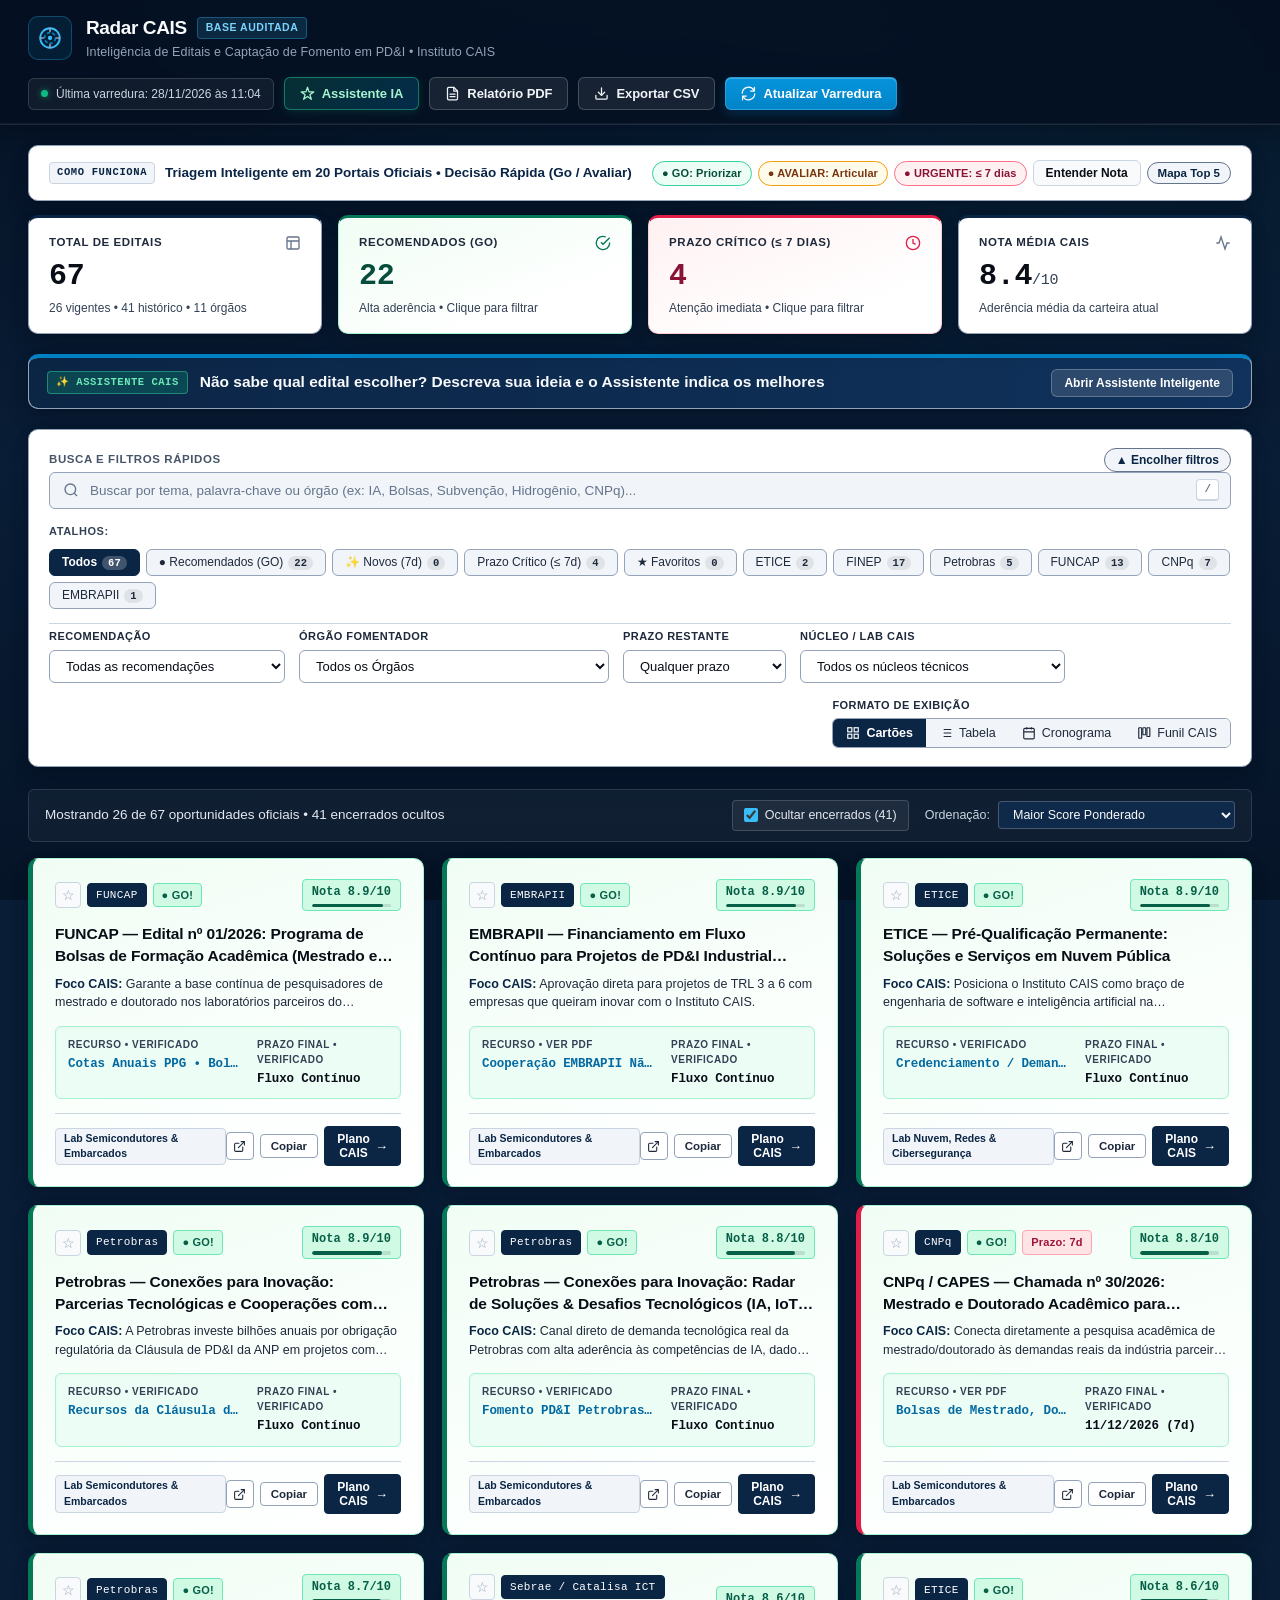
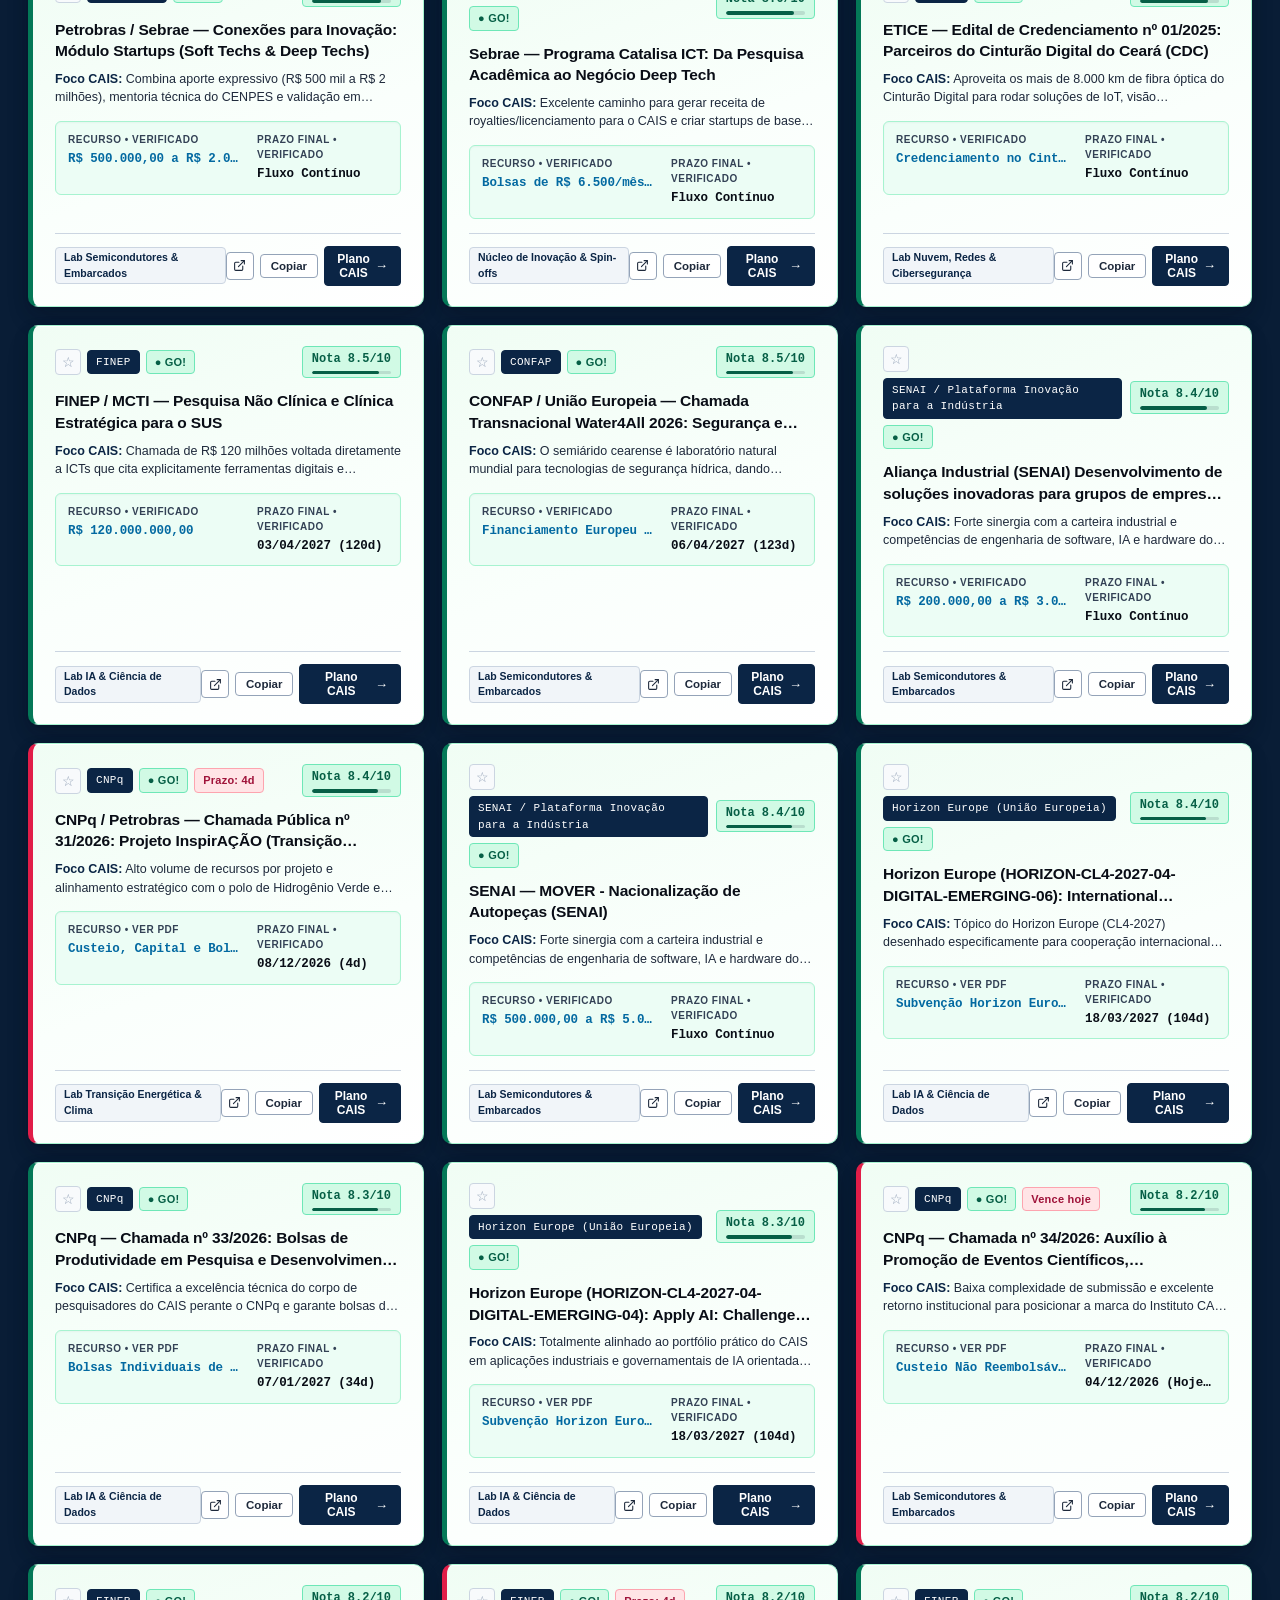
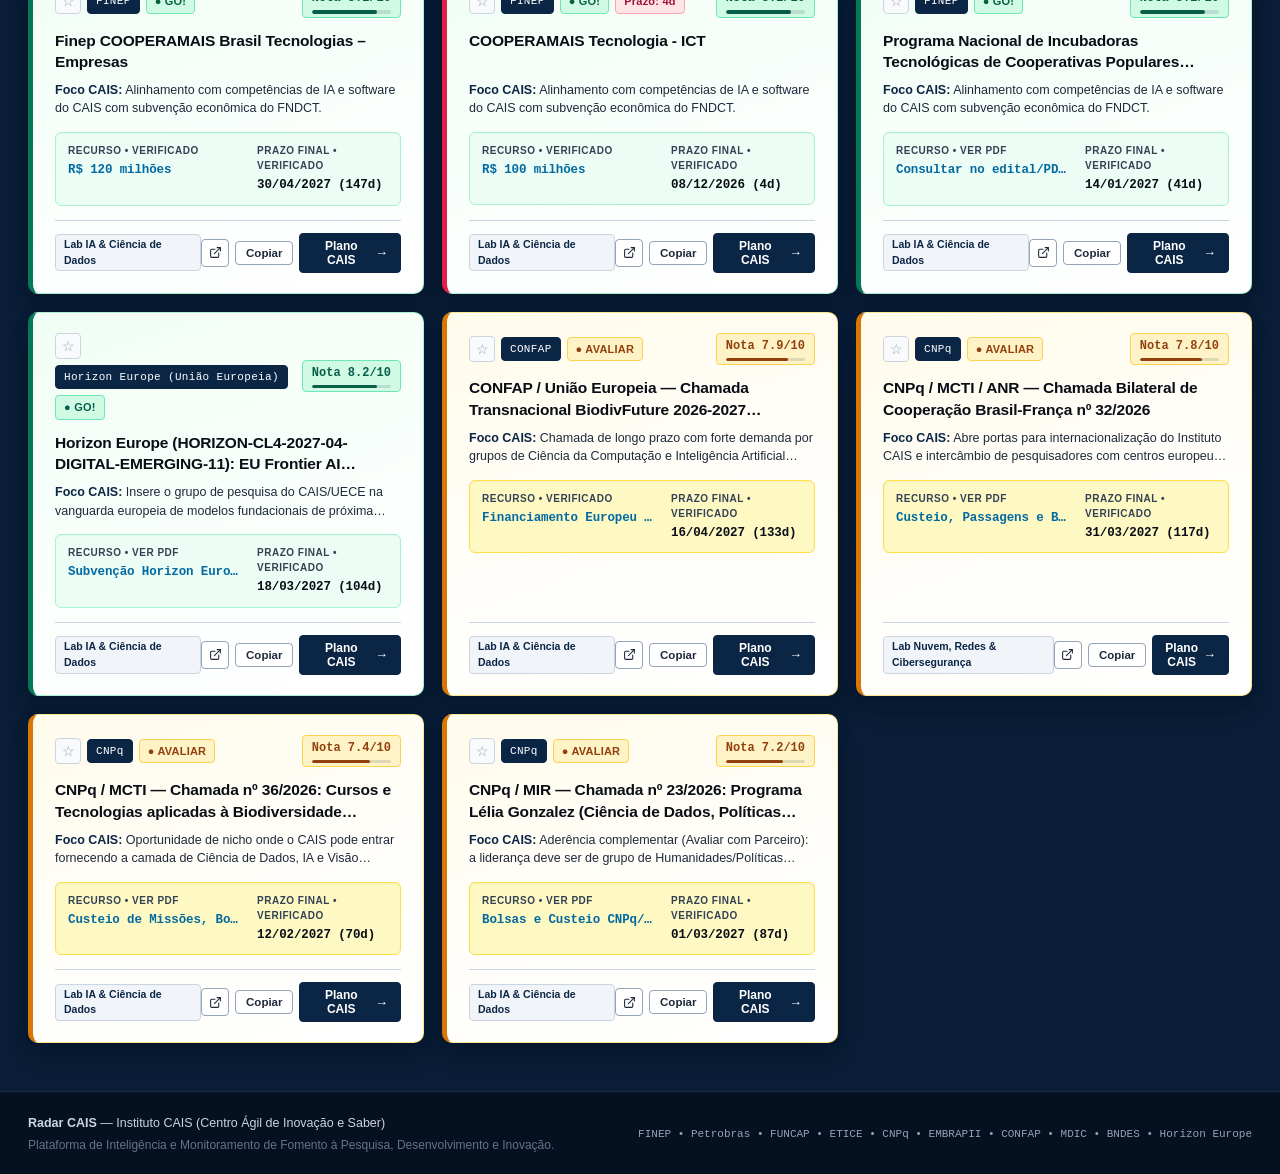
<file: index.html>
<!DOCTYPE html>
<html lang="pt-BR">

<head>
  <meta charset="UTF-8">
  <meta name="viewport" content="width=device-width, initial-scale=1.0">
  <meta name="referrer" content="strict-origin-when-cross-origin">
  <meta http-equiv="Content-Security-Policy"
    content="default-src 'self'; script-src 'self'; style-src 'self' 'unsafe-inline' https://fonts.googleapis.com; font-src 'self' https://fonts.gstatic.com; img-src 'self' data:; connect-src 'self' https://generativelanguage.googleapis.com; object-src 'none'; base-uri 'self'; form-action 'self';">
  <title>Radar CAIS — Sistema de Inteligência de Editais e Fomento</title>
  <link rel="icon" type="image/svg+xml"
    href="data:image/svg+xml,%3Csvg xmlns='http://www.w3.org/2000/svg' viewBox='0 0 24 24' fill='none'%3E%3Crect width='24' height='24' rx='5' fill='%230B2545'/%3E%3Ccircle cx='12' cy='12' r='8' stroke='%2338BDF8' stroke-width='1.8'/%3E%3Ccircle cx='12' cy='12' r='4' stroke='%230284C7' stroke-width='1.5' stroke-dasharray='3 2'/%3E%3Ccircle cx='12' cy='12' r='2' fill='%2338BDF8'/%3E%3C/svg%3E">
  <link rel="preconnect" href="https://fonts.googleapis.com">
  <link rel="preconnect" href="https://fonts.gstatic.com" crossorigin>
  <link
    href="https://fonts.googleapis.com/css2?family=IBM+Plex+Mono:wght@400;500;600&family=IBM+Plex+Sans:wght@500;600;700&family=Plus+Jakarta+Sans:wght@400;500;600;700&display=swap"
    rel="stylesheet">
  <link rel="stylesheet" href="style.css?v=20261126_petro_collab_v14">
</head>

<body>

  <!-- CABEÇALHO INSTITUCIONAL -->
  <header class="header-didatico">
    <div class="container header-flex">
      <div class="logo-area">
        <div class="logo-icone">
          <svg width="26" height="26" viewBox="0 0 24 24" fill="none" xmlns="http://www.w3.org/2000/svg">
            <circle cx="12" cy="12" r="9" stroke="#38BDF8" stroke-width="1.75" />
            <circle cx="12" cy="12" r="5" stroke="#0284C7" stroke-width="1.5" stroke-dasharray="3 2" />
            <circle cx="12" cy="12" r="2" fill="#38BDF8" />
            <path d="M12 3v3M21 12h-3M12 21v-3M3 12h3" stroke="#94A3B8" stroke-width="1.5" stroke-linecap="round" />
          </svg>
        </div>
        <div>
          <div class="logo-titulo">Radar CAIS <span class="tag-versao">Base Auditada</span></div>
          <div class="logo-subtitulo">Inteligência de Editais e Captação de Fomento em PD&amp;I • Instituto CAIS</div>
        </div>
      </div>

      <div class="header-acoes">
        <!-- Indicador de Status -->
        <div class="badge-status-conexao" id="badgeStatus">
          <span class="ponto-status verde" id="pontoStatus"></span>
          <span id="textoStatus">Base Sincronizada</span>
        </div>

        <!-- Botão Assistente Inteligente (abre sob demanda, sem poluir a tela inicial) -->
        <button class="botao botao-copiloto-topo" id="btnAbrirCopilotoTopo" type="button"
          title="Abrir Assistente Inteligente para encontrar o edital ideal para sua ideia">
          <svg width="15" height="15" viewBox="0 0 24 24" fill="none" stroke="currentColor" stroke-width="2"
            stroke-linecap="round" stroke-linejoin="round">
            <path d="M12 2l2.4 7.4H22l-6.2 4.5 2.4 7.4L12 16.8l-6.2 4.5 2.4-7.4L2 9.4h7.6z" />
          </svg>
          <span>Assistente IA</span>
        </button>

        <!-- Botão Relatório Executivo PDF -->
        <button class="botao botao-secundario" id="btnRelatorioExecutivo"
          title="Gerar relatório executivo formatado para reunião de diretoria (Impressão / PDF)">
          <svg width="15" height="15" viewBox="0 0 24 24" fill="none" stroke="currentColor" stroke-width="2"
            stroke-linecap="round" stroke-linejoin="round">
            <path d="M14 2H6a2 2 0 0 0-2 2v16a2 2 0 0 0 2 2h12a2 2 0 0 0 2-2V8z" />
            <polyline points="14 2 14 8 20 8" />
            <line x1="16" y1="13" x2="8" y2="13" />
            <line x1="16" y1="17" x2="8" y2="17" />
          </svg>
          <span>Relatório PDF</span>
        </button>

        <!-- Botão Baixar Planilha -->
        <button class="botao botao-secundario" id="btnExportarCsv"
          title="Exportar pipeline completo em formato CSV compatível com Excel">
          <svg width="15" height="15" viewBox="0 0 24 24" fill="none" stroke="currentColor" stroke-width="2"
            stroke-linecap="round" stroke-linejoin="round">
            <path d="M21 15v4a2 2 0 0 1-2 2H5a2 2 0 0 1-2-2v-4" />
            <polyline points="7 10 12 15 17 10" />
            <line x1="12" y1="15" x2="12" y2="3" />
          </svg>
          <span>Exportar CSV</span>
        </button>

        <!-- Botão Principal de Varredura -->
        <button class="botao botao-primario" id="btnVarreduraTopo"
          title="Executar coleta em tempo real nos portais governamentais">
          <svg class="icone-giratorio" id="iconeGirar" width="15" height="15" viewBox="0 0 24 24" fill="none"
            stroke="currentColor" stroke-width="2" stroke-linecap="round" stroke-linejoin="round">
            <path d="M21.5 2v6h-6M2.5 22v-6h6M2 11.5a10 10 0 0 1 18.8-4.3M22 12.5a10 10 0 0 1-18.8 4.2" />
          </svg>
          <span id="labelVarredura">Atualizar Varredura</span>
        </button>
      </div>
    </div>
  </header>

  <!-- PAINEL DE GOVERNANÇA E METODOLOGIA -->
  <section class="banner-didatico" id="bannerDidatico">
    <div class="container">
      <div class="caixa-passo-a-passo">
        <div class="titulo-passos">
          <div class="titulo-passos-esquerda">
            <span class="indicador-secao">COMO FUNCIONA</span>
            <strong>Triagem Inteligente em 20 Portais Oficiais • Decisão Rápida (Go / Avaliar)</strong>
          </div>
          <div class="legenda-semaforo-topo">
            <span class="semaforo-mini verde" title="Alta aderência técnica e financeira: priorizar submissão">● GO:
              Priorizar</span>
            <span class="semaforo-mini amarelo" title="Bom potencial, mas exige parceria ou avaliação de escopo">●
              AVALIAR: Articular</span>
            <span class="semaforo-mini vermelho" title="Prazo encerrando em até 7 dias">● URGENTE: &le; 7 dias</span>
            <button class="btn-toggle-guia" id="btnToggleGuia" title="Exibir ou ocultar critérios de nota">
              <span id="textoToggleGuia">Entender Nota</span>
            </button>
            <button class="btn-mapa-bolso" id="btnMapaBolso" type="button"
              title="Abrir nova tela limpa com os Top 5 editais mais compatíveis, pontos fortes, escopo de submissão e mensagem pronta para apresentar à chefia">
              <span>Mapa Top 5</span>
            </button>
          </div>
        </div>
        <div class="grid-passos" id="gridPassos" style="display:none;">
          <div class="card-passo">
            <div class="numero-passo">01. Coleta Oficial Verificada</div>
            <p>Monitoramento direto em <strong>19 fontes</strong> (FINEP, CNPq, FUNCAP, ETICE, EMBRAPII, CONFAP, MDIC,
              BNDES e Horizon Europe) com link original auditado.</p>
          </div>
          <div class="card-passo">
            <div class="numero-passo">02. Cálculo da Nota (0 a 10)</div>
            <p>Média ponderada entre <strong>Aderência ao CAIS (40%)</strong>, <strong>Chance de Aprovação
                (25%)</strong>, <strong>Atratividade Financeira (20%)</strong> e <strong>Facilidade Operacional
                (15%)</strong>.</p>
          </div>
          <div class="card-passo">
            <div class="numero-passo">03. Plano Prático por Edital</div>
            <p>Clique em qualquer edital para ver <strong>o que é</strong>, <strong>quem pode participar</strong>,
              <strong>qual projeto propor</strong> e <strong>quais parceiros convidar</strong>.
            </p>
          </div>
        </div>
      </div>
    </div>
  </section>

  <!-- CONTEÚDO PRINCIPAL -->
  <main class="container">

    <!-- CARDS DE RESUMO (KPIS EXECUTIVOS CLICÁVEIS) -->
    <section class="grid-kpis">
      <div class="card-kpi kpi-clicavel" id="cardKpiTotal" role="button" tabindex="0"
        title="Clique para exibir todos os editais mapeados">
        <div class="kpi-topo">
          <span class="kpi-rotulo">Total de Editais</span>
          <span class="kpi-icone">
            <svg width="16" height="16" viewBox="0 0 24 24" fill="none" stroke="currentColor" stroke-width="2">
              <rect x="3" y="3" width="18" height="18" rx="2" />
              <path d="M3 9h18M9 21V9" />
            </svg>
          </span>
        </div>
        <div class="kpi-numero font-mono" id="kpiTotal">0</div>
        <div class="kpi-legenda" id="kpiOrgaos">Fontes governamentais verificadas</div>
      </div>

      <div class="card-kpi kpi-verde kpi-clicavel" id="cardKpiGo" role="button" tabindex="0"
        title="Clique para filtrar apenas oportunidades recomendadas (GO)">
        <div class="kpi-topo">
          <span class="kpi-rotulo">Recomendados (GO)</span>
          <span class="kpi-icone icone-verde">
            <svg width="16" height="16" viewBox="0 0 24 24" fill="none" stroke="currentColor" stroke-width="2">
              <path d="M22 11.08V12a10 10 0 1 1-5.93-9.14" />
              <polyline points="22 4 12 14.01 9 11.01" />
            </svg>
          </span>
        </div>
        <div class="kpi-numero font-mono cor-verde" id="kpiGo">0</div>
        <div class="kpi-legenda">Alta aderência • Clique para filtrar</div>
      </div>

      <div class="card-kpi kpi-vermelho kpi-clicavel" id="cardKpiUrgentes" role="button" tabindex="0"
        title="Clique para filtrar editais que vencem em até 7 dias">
        <div class="kpi-topo">
          <span class="kpi-rotulo">Prazo Crítico (&le; 7 dias)</span>
          <span class="kpi-icone icone-vermelho">
            <svg width="16" height="16" viewBox="0 0 24 24" fill="none" stroke="currentColor" stroke-width="2">
              <circle cx="12" cy="12" r="10" />
              <polyline points="12 6 12 12 16 14" />
            </svg>
          </span>
        </div>
        <div class="kpi-numero font-mono cor-vermelho" id="kpiUrgentes">0</div>
        <div class="kpi-legenda">Atenção imediata • Clique para filtrar</div>
      </div>

      <div class="card-kpi">
        <div class="kpi-topo">
          <span class="kpi-rotulo">Nota Média CAIS</span>
          <span class="kpi-icone">
            <svg width="16" height="16" viewBox="0 0 24 24" fill="none" stroke="currentColor" stroke-width="2">
              <polyline points="22 12 18 12 15 21 9 3 6 12 2 12" />
            </svg>
          </span>
        </div>
        <div class="kpi-numero font-mono" id="kpiMediaScore">0.0<span class="kpi-max">/10</span></div>
        <div class="kpi-legenda">Aderência média da carteira atual</div>
      </div>
    </section>

    <!-- ESTADO INICIAL VAZIO -->
    <section class="painel-inicial-limpo" id="painelInicialLimpo">
      <div class="cartao-decolagem">
        <h2>Base de Inteligência Pronta para Coleta</h2>
        <p class="sub-decolagem">
          O sistema opera exclusivamente com dados extraídos das páginas oficiais de fomento. Inicie a varredura para
          consultar os portais governamentais.
        </p>

        <div class="caixa-acao-central">
          <button class="botao botao-primario botao-gigante" id="btnIniciarVarreduraCentral">
            <span>Executar Varredura nos Portais Oficiais</span>
          </button>
          <div class="texto-dica-botao">Inspeção concorrente em 19 fontes nacionais e internacionais de PD&amp;I.</div>
        </div>

        <div class="portais-mapeados-lista">
          <div class="portais-titulo">Instituições Monitoradas:</div>
          <div class="tags-portais">
            <span class="tag-portal">FINEP</span>
            <span class="tag-portal">ETICE (Ceará)</span>
            <span class="tag-portal">FUNCAP (Ceará)</span>
            <span class="tag-portal">CNPq</span>
            <span class="tag-portal">EMBRAPII</span>
            <span class="tag-portal">CONFAP</span>
            <span class="tag-portal">Programa Mover (MDIC)</span>
            <span class="tag-portal">Sebrae (Catalisa ICT)</span>
            <span class="tag-portal">BNDES Funtec</span>
            <span class="tag-portal">Banco do Nordeste (FUNDECI)</span>
            <span class="tag-portal">MCTI</span>
            <span class="tag-portal">Horizon Europe</span>
          </div>
        </div>
      </div>
    </section>

    <!-- ASSISTENTE INTELIGENTE CAIS (RECOLHIDO POR PADRÃO PARA NÃO POLUIR A PÁGINA PRINCIPAL) -->
    <section class="painel-copiloto-ml" id="painelCopilotoRagMl" style="display:none;">
      <div class="cabecalho-copiloto-ml">
        <div class="cabecalho-copiloto-esquerda">
          <span class="badge-ia-novo">✨ ASSISTENTE CAIS</span>
          <div>
            <h2 class="titulo-copiloto-ml">Não sabe qual edital escolher? Descreva sua ideia e o Assistente indica os
              melhores</h2>
          </div>
        </div>
        <div class="cabecalho-copiloto-acoes">
          <button type="button" class="btn-toggle-copiloto" id="btnToggleCorpoCopiloto" aria-expanded="false">
            <span id="textoToggleCopiloto">Abrir Assistente Inteligente</span>
          </button>
        </div>
      </div>

      <!-- CORPO DO ASSISTENTE (OCULTO POR PADRÃO — SÓ ABRE QUANDO O USUÁRIO CLICA) -->
      <div class="corpo-copiloto-ml" id="corpoCopilotoRagMl" style="display:none;">
        <!-- Navegação simples em 2 abas -->
        <div class="abas-assistente-didatico">
          <button type="button" class="aba-assistente-btn ativa" id="btnAbaAssistenteBusca">
            Buscar por Ideia
          </button>
          <button type="button" class="aba-assistente-btn" id="btnAbaAssistentePrioridades">
            Top 3 &amp; Prazos
          </button>
          <button type="button" class="btn-config-gemini" id="btnConfigGeminiKey"
            title="Opcional: conectar chave gratuita do Google Gemini">
            <span id="labelStatusGemini">⚙️ Gemini</span>
          </button>
        </div>

        <!-- Configuração opcional de chave Gemini (oculta) -->
        <div class="box-config-gemini" id="boxConfigGemini" style="display:none;">
          <div class="box-config-gemini-interno">
            <div>
              <strong>Opcional — Conectar Google Gemini (Gratuito):</strong>
              <p>O assistente já funciona sozinho sem chave. Se quiser respostas redigidas pelo Google Gemini, cole uma
                chave gratuita do <a href="https://aistudio.google.com/app/apikey" target="_blank"
                  rel="noopener noreferrer">Google AI Studio</a>:</p>
            </div>
            <div class="linha-input-gemini">
              <input type="password" id="inputChaveGeminiUser" placeholder="Cole sua chave AIzaSy... (opcional)"
                autocomplete="off">
              <button type="button" class="botao botao-primario" id="btnSalvarChaveGemini">Ativar Gemini</button>
              <button type="button" class="botao botao-secundario" id="btnRemoverChaveGemini"
                style="color:#0F172A; border-color:#CBD5E1;">Usar Modo Padrão</button>
            </div>
          </div>
        </div>

        <!-- ABA 1 DO ASSISTENTE: BUSCA POR IDEIA -->
        <div class="painel-assistente-aba" id="abaAssistenteBusca">
          <div class="coluna-rag-box">
            <div class="caixa-input-rag">
              <input type="text" id="inputPerguntaRag"
                placeholder="Descreva sua ideia de projeto ou escolha uma opção abaixo...">
              <button type="button" class="botao botao-primario" id="btnExecutarRag">
                <span>Buscar Editais</span>
              </button>
            </div>

            <div class="chips-prompts-rag" id="chipsPromptsRag">
              <button type="button" class="chip-prompt-ia ativo"
                data-prompt="Quais editais abertos financiam Inteligência Artificial, Ciência de Dados ou Semicondutores sem exigir contrapartida financeira?">💡
                Projeto de IA ou Chips sem contrapartida</button>
              <button type="button" class="chip-prompt-ia"
                data-prompt="Temos pesquisadores e doutores na UECE; quais os melhores editais abertos hoje para bolsas de mestrado, doutorado e fixação?">🎓
                Bolsas para pesquisadores (UECE)</button>
              <button type="button" class="chip-prompt-ia"
                data-prompt="Queremos submeter projeto em parceria com indústria ou startup; quais editais de subvenção e fluxo contínuo têm maior nota?">🏭
                Projeto em parceria com Empresa</button>
              <button type="button" class="chip-prompt-ia"
                data-prompt="Quais editais vigentes têm o maior retorno (ROI), aprovação mais rápida e menor burocracia para o CAIS iniciar esta semana?">⚡
                Editais mais fáceis e rápidos de aprovar</button>
            </div>

            <div class="resultado-rag-container" id="resultadoRagContainer"></div>
          </div>
        </div>

        <!-- ABA 2 DO ASSISTENTE: TOP 3 DA SEMANA & PRAZOS (OCULTA ATÉ CLICAR) -->
        <div class="painel-assistente-aba" id="abaAssistentePrioridades" style="display:none;">
          <div class="coluna-ml-box">
            <div class="passo-didatico-label">🏆 Top 3 prioridades de hoje</div>
            <div class="lista-top-roi-ml" id="listaTopRoiMl"></div>

            <div class="passo-didatico-label" style="margin-top:16px;">⏱️ Prazos por Núcleo CAIS (clique para filtrar)
            </div>
            <div class="resumo-gargalos-ml" id="resumoGargalosMl"></div>
          </div>
        </div>
      </div>
    </section>

    <!-- PAINEL DE FILTROS -->
    <section class="painel-filtros" id="painelFiltros" style="display:none;">
      <div class="cabecalho-painel-filtros">
        <span class="titulo-painel-filtros">Busca e Filtros Rápidos</span>
        <button type="button" class="btn-toggle-filtros" id="btnToggleFiltros" aria-expanded="true"
          title="Encolher ou expandir a barra de filtros para deixar a tela ainda mais limpa">
          <span id="textoToggleFiltros">▲ Encolher filtros</span>
        </button>
      </div>

      <div class="corpo-painel-filtros" id="corpoPainelFiltros">
        <div class="busca-amigavel">
          <span class="icone-lupa">
            <svg width="16" height="16" viewBox="0 0 24 24" fill="none" stroke="currentColor" stroke-width="2">
              <circle cx="11" cy="11" r="8" />
              <line x1="21" y1="21" x2="16.65" y2="16.65" />
            </svg>
          </span>
          <input type="text" id="campoBusca"
            placeholder="Buscar por tema, palavra-chave ou órgão (ex: IA, Bolsas, Subvenção, Hidrogênio, CNPq)...">
          <kbd class="atalho-teclado" id="dicaAtalhoBusca" title="Pressione / para focar na busca">/</kbd>
          <button id="btnLimparBusca" class="btn-limpar" style="display:none;">Limpar</button>
        </div>

        <!-- CHIPS DE FILTRO RÁPIDO -->
        <div class="barra-chips-atalhos">
          <span class="label-chips">Atalhos:</span>
          <div class="chips-container" id="chipsContainer">
            <button class="chip-filtro ativo" data-tipo="todos">Todos</button>
            <button class="chip-filtro chip-go" data-tipo="go">● Recomendados (GO)</button>
            <button class="chip-filtro chip-novos" data-tipo="novos"
              title="Mostrar apenas editais descobertos nos últimos 7 dias">✨ Novos (7d)</button>
            <button class="chip-filtro chip-urgente" data-tipo="urgente">Prazo Crítico (&le; 7d)</button>
            <button class="chip-filtro chip-favoritos" data-tipo="favoritos"
              title="Filtrar editais marcados com estrela pela equipe de prospecção CAIS">★ Favoritos</button>
            <button class="chip-filtro" data-tipo="orgao" data-valor="ETICE">ETICE</button>
            <button class="chip-filtro" data-tipo="orgao" data-valor="FINEP">FINEP</button>
            <button class="chip-filtro" data-tipo="orgao" data-valor="Petrobras">Petrobras</button>
            <button class="chip-filtro" data-tipo="orgao" data-valor="FUNCAP">FUNCAP</button>
            <button class="chip-filtro" data-tipo="orgao" data-valor="CNPq">CNPq</button>
            <button class="chip-filtro" data-tipo="orgao" data-valor="EMBRAPII">EMBRAPII</button>
          </div>
        </div>

        <div class="linha-filtros">
          <!-- Filtro de Semáforo -->
          <div class="item-filtro">
            <label for="filtroDecisao">Recomendação</label>
            <select id="filtroDecisao">
              <option value="">Todas as recomendações</option>
              <option value="GO">● GO — Priorizar submissão</option>
              <option value="AVALIAR">● AVALIAR — Articular parceiros</option>
              <option value="NO-GO">● NO-GO / Encerrados</option>
            </select>
          </div>

          <!-- Filtro de Órgão -->
          <div class="item-filtro">
            <label for="filtroOrgao">Órgão Fomentador</label>
            <select id="filtroOrgao">
              <option value="">Todas as instituições</option>
            </select>
          </div>

          <!-- Filtro de Urgência de Prazo -->
          <div class="item-filtro">
            <label for="filtroPrazo">Prazo Restante</label>
            <select id="filtroPrazo">
              <option value="">Qualquer prazo</option>
              <option value="urgente">Até 7 dias (Urgente)</option>
              <option value="quinzena">Até 15 dias</option>
              <option value="mes">Até 30 dias</option>
            </select>
          </div>

          <!-- Filtro por Laboratório / Núcleo CAIS -->
          <div class="item-filtro">
            <label for="filtroLaboratorio">Núcleo / Lab CAIS</label>
            <select id="filtroLaboratorio">
              <option value="">Todos os núcleos técnicos</option>
              <option value="Lab IA & Ciência de Dados">Lab IA &amp; Ciência de Dados</option>
              <option value="Lab Semicondutores & Embarcados">Lab Semicondutores &amp; Embarcados</option>
              <option value="Lab Nuvem, Redes & Cibersegurança">Lab Nuvem, Redes &amp; Cibersegurança</option>
              <option value="Lab Transição Energética & Clima">Lab Transição Energética &amp; Clima</option>
              <option value="Núcleo de Inovação & Spin-offs">Núcleo de Inovação &amp; Spin-offs</option>
            </select>
          </div>

          <button type="button" class="btn-limpar-filtros-inline" id="btnLimparFiltrosTopo" style="display:none;"
            title="Restaurar visualização de todos os editais">
            Limpar filtros
          </button>

          <!-- Alternar Cards vs Tabela vs Cronograma vs Pipeline -->
          <div class="bloco-modo-visualizacao">
            <span class="label-modo-visao">Formato de Exibição</span>
            <div class="modo-visualizacao">
              <button class="btn-modo ativo" id="btnModoCards" title="Visualizar em cartões executivos">
                <svg width="14" height="14" viewBox="0 0 24 24" fill="none" stroke="currentColor" stroke-width="2">
                  <rect x="3" y="3" width="7" height="7" />
                  <rect x="14" y="3" width="7" height="7" />
                  <rect x="14" y="14" width="7" height="7" />
                  <rect x="3" y="14" width="7" height="7" />
                </svg>
                <span>Cartões</span>
              </button>
              <button class="btn-modo" id="btnModoTabela" title="Visualizar em formato de planilha compacta">
                <svg width="14" height="14" viewBox="0 0 24 24" fill="none" stroke="currentColor" stroke-width="2">
                  <line x1="8" y1="6" x2="21" y2="6" />
                  <line x1="8" y1="12" x2="21" y2="12" />
                  <line x1="8" y1="18" x2="21" y2="18" />
                  <line x1="3" y1="6" x2="3.01" y2="6" />
                  <line x1="3" y1="12" x2="3.01" y2="12" />
                  <line x1="3" y1="18" x2="3.01" y2="18" />
                </svg>
                <span>Tabela</span>
              </button>
              <button class="btn-modo" id="btnModoCronograma"
                title="Linha do tempo de prazos e exportação para Agenda (.ics)">
                <svg width="14" height="14" viewBox="0 0 24 24" fill="none" stroke="currentColor" stroke-width="2">
                  <rect x="3" y="4" width="18" height="18" rx="2" ry="2" />
                  <line x1="16" y1="2" x2="16" y2="6" />
                  <line x1="8" y1="2" x2="8" y2="6" />
                  <line x1="3" y1="10" x2="21" y2="10" />
                </svg>
                <span>Cronograma</span>
              </button>
              <button class="btn-modo" id="btnModoPipeline"
                title="Funil de gestão interna de submissões do Instituto CAIS">
                <svg width="14" height="14" viewBox="0 0 24 24" fill="none" stroke="currentColor" stroke-width="2">
                  <rect x="3" y="3" width="5" height="18" rx="1" />
                  <rect x="10" y="3" width="5" height="12" rx="1" />
                  <rect x="17" y="3" width="5" height="15" rx="1" />
                </svg>
                <span>Funil CAIS</span>
              </button>
            </div>
          </div>
        </div>
      </div>
    </section>

    <!-- LISTA DE OPORTUNIDADES -->
    <section class="area-resultados" id="areaResultados" style="display:none;">
      <div class="cabecalho-resultados">
        <div class="contador-editais" id="contadorResultados">Carregando oportunidades...</div>
        <div class="controles-resultados-direita">
          <label class="toggle-ocultar-encerrados"
            title="Ocultar chamadas cujo prazo de submissão já encerrou (desmarque para ver o histórico completo)">
            <input type="checkbox" id="chkOcultarEncerrados" checked>
            <span id="labelOcultarEncerrados">Ocultar encerrados</span>
          </label>
          <div class="ordenador-simples">
            <label for="selectOrdenacao">Ordenação:</label>
            <select id="selectOrdenacao">
              <option value="score_desc">Maior Score Ponderado</option>
              <option value="prazo_asc">Prazo de Submissão Mais Próximo</option>
              <option value="orgao_asc">Órgão Fomentador (A–Z)</option>
            </select>
          </div>
        </div>
      </div>

      <!-- MODO CARTÕES -->
      <div class="grid-cartoes" id="gridCartoes"></div>

      <!-- MODO TABELA -->
      <div class="wrapper-tabela" id="wrapperTabela" style="display:none;">
        <table class="tabela-didatica">
          <thead>
            <tr>
              <th>Status</th>
              <th>Órgão</th>
              <th>Chamada Pública / Edital</th>
              <th>Prazo Final</th>
              <th>Dotação / Teto</th>
              <th>Score</th>
              <th>Ações</th>
            </tr>
          </thead>
          <tbody id="corpoTabela"></tbody>
        </table>
      </div>

      <!-- MODO CRONOGRAMA DE PRAZOS -->
      <div class="wrapper-cronograma" id="wrapperCronograma" style="display:none;"></div>

      <!-- MODO FUNIL DE SUBMISSÃO CAIS (PIPELINE) -->
      <div class="wrapper-pipeline" id="wrapperPipeline" style="display:none;"></div>

      <!-- ESTADO DE BUSCA VAZIA -->
      <div class="estado-vazio" id="estadoVazio" style="display:none;">
        <h3>Nenhum registro corresponde aos critérios selecionados</h3>
        <p>Ajuste os parâmetros de busca ou restaure a listagem completa.</p>
        <button class="botao botao-primario" id="btnResetarFiltros">Restaurar Filtros</button>
      </div>
    </section>

  </main>

  <!-- MASTER MODAL: DETALHES COMPLETOS, ESTRATÉGIA CAIS & SCORECARD -->
  <div class="fundo-modal" id="fundoModal">
    <div class="painel-modal" id="painelModal" role="dialog" aria-modal="true" aria-labelledby="modalTitulo">

      <!-- TOPO FIXO DO MODAL -->
      <div class="topo-modal">
        <div class="topo-modal-textos">
          <div class="tags-modal" id="tagsModal"></div>
          <h2 class="titulo-modal" id="modalTitulo">Título do Edital</h2>
          <div class="meta-modal" id="modalSubtitulo">Órgão Oficial • Identificador CAIS</div>
        </div>
        <div class="topo-modal-acoes">
          <button class="btn-favorito-modal" id="btnFavoritoModal" type="button"
            title="Adicionar ou remover dos Favoritos da equipe CAIS">☆ Favoritar</button>
          <button class="btn-favorito-modal" id="btnCopiarLinkEdital" type="button"
            title="Copiar link direto que abre exatamente este edital no Radar CAIS">🔗 Copiar Link</button>
          <div class="navegacao-modal-setas">
            <button class="btn-nav-modal" id="btnEditalAnterior" type="button"
              title="Edital anterior (Seta Esquerda)">&larr;</button>
            <span class="indice-nav-modal font-mono" id="indiceNavModal">1/1</span>
            <button class="btn-nav-modal" id="btnEditalProximo" type="button"
              title="Próximo edital (Seta Direita)">&rarr;</button>
          </div>
          <button class="btn-fechar-modal" id="btnFecharModal" type="button" title="Fechar (ESC)">&times;</button>
        </div>
      </div>

      <!-- SELETOR DE ABAS -->
      <div class="abas-navegacao-modal">
        <button class="aba-item ativa" id="abaBtnEstrategia" type="button">
          Visão Geral &amp; Plano de Ação CAIS
        </button>
        <button class="aba-item" id="abaBtnNotas" type="button">
          Detalhamento da Nota (Scorecard)
        </button>
        <button class="aba-item" id="abaBtnChecklist" type="button">
          Checklist &amp; Gestão da Submissão
        </button>
      </div>

      <!-- CORPO DO MODAL -->
      <div class="corpo-modal" id="corpoModal">

        <!-- ABA 1: PLANO DE AÇÃO CAIS & DETALHES -->
        <div class="painel-aba ativo" id="painelAbaEstrategia">

          <!-- SÍNTESE DIDÁTICA DE DECISÃO EM 1 LINHA -->
          <div class="faixa-sintese-decisao" id="faixaSinteseModal"></div>

          <!-- FAIXA DE 3 MÉTRICAS-CHAVE -->
          <div class="faixa-metricas-modal">
            <div class="metrica-modal-card">
              <span class="metrica-modal-label">Recurso / Financiamento</span>
              <span class="metrica-modal-valor valor-grana font-mono" id="modalValor">—</span>
            </div>
            <div class="metrica-modal-card">
              <span class="metrica-modal-label">Prazo Final de Submissão</span>
              <span class="metrica-modal-valor font-mono" id="modalPrazo">—</span>
            </div>
            <div class="metrica-modal-card">
              <span class="metrica-modal-label">Contrapartida Exigida</span>
              <span class="metrica-modal-valor" id="modalContrapartida">—</span>
            </div>
          </div>

          <!-- CRONOGRAMA OFICIAL EXTRAÍDO DO EDITAL / PDF -->
          <div class="faixa-cronograma-modal" id="boxCronogramaModal">
            <span class="label-cronograma-modal">📅 Cronograma Oficial do Edital:</span>
            <span class="texto-cronograma-modal" id="modalCronogramaEtapas">—</span>
          </div>

          <!-- GRADE DUPLA NO TOPO: RESUMO OBJETIVO + POR QUE VALE A PENA -->
          <div class="grid-resumo-justificativa">
            <div class="bloco-info-didatico">
              <span class="bloco-label">O que o edital financia (Resumo)</span>
              <p id="modalResumo">—</p>
            </div>

            <div class="bloco-info-didatico bloco-parecer-destaque">
              <span class="bloco-label">Por que vale a pena para o CAIS</span>
              <p id="modalJustificativa">—</p>
            </div>
          </div>

          <!-- PASSO 1: ELEGIBILIDADE -->
          <div class="balao-elegibilidade">
            <div class="balao-cabecalho">
              <span class="passo-badge-modal azul">1. QUEM PODE SUBMETER</span>
              <span class="balao-titulo">Elegibilidade e Enquadramento</span>
            </div>
            <p class="balao-texto" id="modalPublicoDetalhado">—</p>
          </div>

          <!-- PASSO 2: IDEIA DE PROJETO CAIS -->
          <div class="balao-ideia">
            <div class="balao-cabecalho">
              <span class="passo-badge-modal verde">2. O QUE PROPOR</span>
              <span class="balao-titulo">Sugestão de Projeto para o Instituto CAIS</span>
            </div>
            <p class="balao-texto" id="modalIdeiaProjeto">—</p>
          </div>

          <!-- PASSO 3: CONSÓRCIO E PARCERIAS -->
          <div class="balao-parceiros">
            <div class="balao-cabecalho balao-cabecalho-parceiros">
              <div class="balao-cabecalho-esquerda">
                <span class="passo-badge-modal ambar">3. COM QUEM ARTICULAR</span>
                <span class="balao-titulo">Parceiros e Consórcio Recomendado</span>
              </div>
              <div class="acoes-parceiro-modal">
                <button type="button" class="btn-ver-convite-parceiro" id="btnTogglePreviaConvite" aria-expanded="false"
                  title="Ver ou editar o convite personalizado antes de copiar">
                  Ver texto
                </button>
                <button type="button" class="btn-copiar-convite-parceiro" id="btnCopiarConviteParceiro"
                  title="Monta e copia uma mensagem simples, respeitosa e direta para convidar o parceiro ideal no WhatsApp ou E-mail">
                  🤝 Copiar Convite para Parceiro
                </button>
              </div>
            </div>
            <p class="balao-texto" id="modalParceiros">—</p>

            <div class="box-previa-convite-parceiro" id="boxPreviaConviteParceiro" style="display:none;">
              <label for="textareaConviteParceiro" class="label-previa-convite">
                Mensagem pronta para WhatsApp ou E-mail (você pode ajustar o texto abaixo antes de copiar, se quiser):
              </label>
              <textarea id="textareaConviteParceiro" class="textarea-convite-parceiro" rows="11"></textarea>
            </div>
          </div>

        </div>

        <!-- ABA 2: SCORECARD -->
        <div class="painel-aba" id="painelAbaNotas">
          <div class="barras-notas">
            <div class="linha-nota">
              <div class="info-nota">
                <span>1. Aderência Temática e Tecnológica (Peso: 40%)</span>
                <strong class="font-mono" id="notaAderencia">0/10</strong>
              </div>
              <div class="trilho-barra">
                <div class="preenchimento-barra" id="barraAderencia" style="width:0%"></div>
              </div>
            </div>

            <div class="linha-nota">
              <div class="info-nota">
                <span>2. Competitividade e Chance de Aprovação (Peso: 25%)</span>
                <strong class="font-mono" id="notaChance">0/10</strong>
              </div>
              <div class="trilho-barra">
                <div class="preenchimento-barra" id="barraChance" style="width:0%"></div>
              </div>
            </div>

            <div class="linha-nota">
              <div class="info-nota">
                <span>3. Atratividade Financeira e Escala (Peso: 20%)</span>
                <strong class="font-mono" id="notaFinanceira">0/10</strong>
              </div>
              <div class="trilho-barra">
                <div class="preenchimento-barra" id="barraFinanceira" style="width:0%"></div>
              </div>
            </div>

            <div class="linha-nota">
              <div class="info-nota">
                <span>4. Viabilidade Operacional e Administrativa (Peso: 15%)</span>
                <strong class="font-mono" id="notaViabilidade">0/10</strong>
              </div>
              <div class="trilho-barra">
                <div class="preenchimento-barra" id="barraViabilidade" style="width:0%"></div>
              </div>
            </div>
          </div>

          <div class="caixa-veredito-final">
            <div>
              <div class="veredito-sub">Índice Ponderado Final (Framework CAIS)</div>
              <div class="veredito-nota font-mono" id="modalScoreFinal">0.0 <span class="max-nota">/ 10</span></div>
            </div>
            <div class="veredito-badge-grande" id="modalDecisaoFinal">AVALIAR COM PARCEIROS</div>
          </div>

          <!-- DIAGNÓSTICO PREDITIVO DE MACHINE LEARNING + CLUSTER DE REAPROVEITAMENTO -->
          <div class="box-predicao-ml-modal" id="boxPredicaoMlModal"></div>
        </div>

        <!-- ABA 3: CHECKLIST DE DOCUMENTOS & GESTÃO INTERNA CAIS -->
        <div class="painel-aba" id="painelAbaChecklist">
          <div class="box-gestao-interna">
            <div class="box-gestao-topo">
              <div>
                <span class="bloco-label">Controle Interno de Captação • Instituto CAIS</span>
                <h4 class="box-gestao-titulo">Status no Funil &amp; Alocação de Equipe</h4>
              </div>
              <button type="button" class="botao botao-secundario btn-agenda-modal" id="btnAdicionarAgendaModal"
                title="Baixar evento de calendário (.ics) compatível com Outlook e Google Agenda">
                <svg width="14" height="14" viewBox="0 0 24 24" fill="none" stroke="currentColor" stroke-width="2">
                  <rect x="3" y="4" width="18" height="18" rx="2" ry="2" />
                  <line x1="16" y1="2" x2="16" y2="6" />
                  <line x1="8" y1="2" x2="8" y2="6" />
                  <line x1="3" y1="10" x2="21" y2="10" />
                </svg>
                <span>Salvar Prazo na Agenda (.ics)</span>
              </button>
            </div>

            <div class="grid-campos-gestao">
              <div class="item-filtro">
                <label for="selectEtapaFunilModal">Etapa no Funil CAIS</label>
                <select id="selectEtapaFunilModal">
                  <option value="triagem">1. Em Triagem / Radar</option>
                  <option value="articulacao">2. Em Articulação de Parceiros</option>
                  <option value="redacao">3. Redigindo Proposta Técnica</option>
                  <option value="submetido">4. Proposta Submetida ao Órgão</option>
                </select>
              </div>

              <div class="item-filtro">
                <label for="inputResponsavelModal">Líder / Pesquisador Responsável (CAIS / UECE)</label>
                <input type="text" id="inputResponsavelModal" class="input-gestao"
                  placeholder="Ex: Prof. Coordenador IA / Equipe Sistemas Embarcados...">
              </div>
            </div>

            <div class="item-filtro" style="margin-top:10px;">
              <label for="inputNotasInternasModal">Anotações Executivas / Próximos Passos</label>
              <div class="linha-notas-salvar">
                <input type="text" id="inputNotasInternasModal" class="input-gestao"
                  placeholder="Ex: Agendar reunião com empresa parceira e solicitar carta de anuência...">
                <button type="button" class="botao botao-primario" id="btnSalvarGestaoModal">Salvar Status</button>
              </div>
            </div>
          </div>

          <div class="box-checklist-orgao">
            <div class="checklist-cabecalho">
              <div>
                <span class="bloco-label" id="labelChecklistOrgao">Requisitos de Submissão</span>
                <h4 class="box-gestao-titulo">Checklist Institucional &amp; Documentação Obrigatória</h4>
              </div>
              <span class="progresso-checklist-badge font-mono" id="badgeProgressoChecklist">0/6 concluídos</span>
            </div>
            <div class="lista-itens-checklist" id="listaItensChecklist"></div>
          </div>
        </div>

      </div>

      <!-- RODAPÉ FIXO DO MODAL -->
      <div class="rodape-modal">
        <div class="rodape-modal-esquerda">
          <button class="botao botao-secundario botao-grande" id="btnCopiarResumo" type="button"
            title="Copiar resumo executivo rápido para WhatsApp ou E-mail">
            Copiar Sumário Executivo
          </button>
          <button class="botao botao-secundario botao-grande btn-minuta-tecnica" id="btnGerarMinuta" type="button"
            title="Gerar Minuta Técnica de Pré-Projeto (Concept Note 1-Page) estruturada com Pacotes de Trabalho (Work Packages) para iniciar a escrita">
            Copiar Minuta Técnica (1-Page)
          </button>
        </div>
        <div class="rodape-modal-direita">
          <a href="#" target="_blank" rel="noopener noreferrer"
            class="botao botao-secundario botao-grande btn-link-direto-edital" id="btnPortalOrgao"
            title="Abrir o site oficial de editais do órgão financiador">
            🏛️ Portal do Órgão
          </a>
          <a href="#" target="_blank" rel="noopener noreferrer" class="botao botao-primario botao-grande"
            id="btnLinkOficial" title="Abrir diretamente a página ou PDF oficial desta oportunidade">
            📄 Abrir Edital &rarr;
          </a>
        </div>
      </div>

    </div>
  </div>

  <!-- TOAST DE NOTIFICAÇÃO -->
  <div class="container-toasts" id="containerToasts"></div>

  <!-- RODAPÉ -->
  <footer class="rodape-didatico">
    <div class="container rodape-flex">
      <div>
        <strong>Radar CAIS</strong> — Instituto CAIS (Centro Ágil de Inovação e Saber)
        <p class="rodape-sub">Plataforma de Inteligência e Monitoramento de Fomento à Pesquisa, Desenvolvimento e
          Inovação.</p>
      </div>
      <div class="rodape-links">
        <span>FINEP • Petrobras • FUNCAP • ETICE • CNPq • EMBRAPII • CONFAP • MDIC • BNDES • Horizon Europe</span>
      </div>
    </div>
  </footer>

  <script src="app.js?v=20261126_csp_fix_v17"></script>
</body>

</html>
</file>
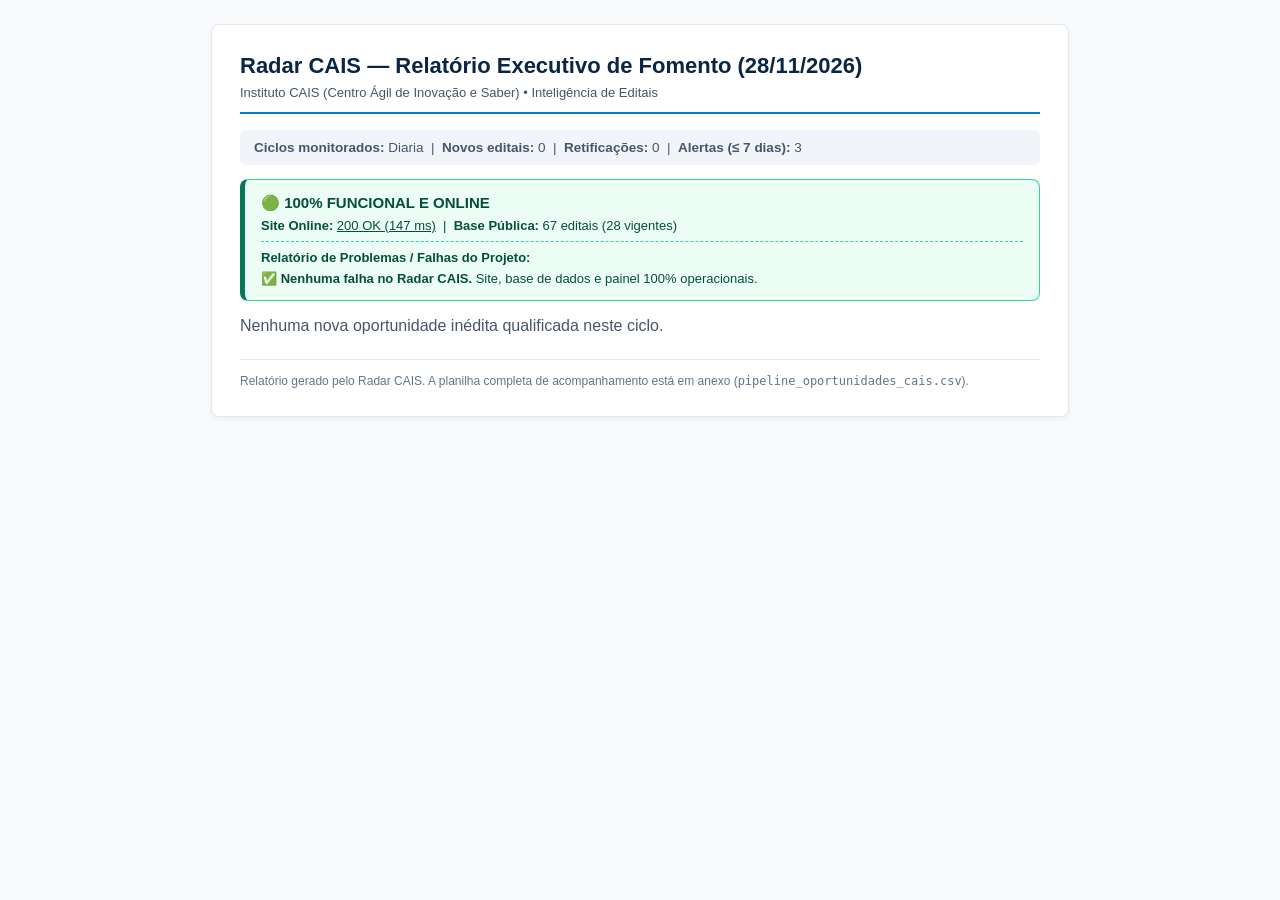
<file: relatorio_ultimo_ciclo.html>
<!DOCTYPE html>
    <html lang="pt-BR">
    <head>
      <meta charset="utf-8">
      <title>Radar CAIS — Relatório de Inteligência</title>
    </head>
    <body style="font-family: 'Segoe UI', Arial, sans-serif; background-color:#F8FAFC; padding:24px; color:#1E293B; margin:0;">
      <div style="max-width:800px; margin:0 auto; background:#FFFFFF; padding:28px; border-radius:8px; border:1px solid #E2E8F0; box-shadow:0 2px 4px rgba(11,37,69,0.06);">
        <div style="border-bottom:2px solid #0284C7; padding-bottom:12px; margin-bottom:16px;">
          <h2 style="margin:0; color:#0B2545; font-size:22px;">
            Radar CAIS — Relatório Executivo de Fomento (28/11/2026)
          </h2>
          <p style="margin:6px 0 0 0; font-size:13px; color:#475569;">
            Instituto CAIS (Centro Ágil de Inovação e Saber) • Inteligência de Editais
          </p>
        </div>
        <p style="font-size:13.5px; color:#475569; background:#F1F5F9; padding:10px 14px; border-radius:6px;">
          <strong>Ciclos monitorados:</strong> Diaria &nbsp;|&nbsp;
          <strong>Novos editais:</strong> 0 &nbsp;|&nbsp;
          <strong>Retificações:</strong> 0 &nbsp;|&nbsp;
          <strong>Alertas (&le; 7 dias):</strong> 3
        </p>
        
        <div style="background:#ECFDF5; border:1px solid #34D399; border-left:5px solid #047857; border-radius:8px; padding:14px 16px; margin:14px 0; color:#064E3B; font-size:13px;">
          <div style="font-size:15px; font-weight:bold; margin-bottom:6px;">🟢 100% FUNCIONAL E ONLINE</div>
          <div>
            <strong>Site Online:</strong> <a href="https://jaimeabreu2.github.io/radar-cais/" style="color:#064E3B;">200 OK (147 ms)</a>
            &nbsp;|&nbsp; <strong>Base Pública:</strong> 67 editais (28 vigentes)
          </div>
          <div style="margin-top:8px; padding-top:8px; border-top:1px dashed #34D399;">
            <strong>Relatório de Problemas / Falhas do Projeto:</strong>
            <div style='margin-top:6px;'>✅ <strong>Nenhuma falha no Radar CAIS.</strong> Site, base de dados e painel 100% operacionais.</div>
          </div>
        </div>
        
        
        
        
        <p style='color:#475569;'>Nenhuma nova oportunidade inédita qualificada neste ciclo.</p>
        <div style="font-size:12px; color:#64748B; border-top:1px solid #E2E8F0; padding-top:14px; margin-top:24px;">
          Relatório gerado pelo Radar CAIS. A planilha completa de acompanhamento está em anexo (<code>pipeline_oportunidades_cais.csv</code>).
        </div>
      </div>
    </body>
    </html>
</file>
<file: style.css>
/* ==============================================================================
   RADAR CAIS — DESIGN SYSTEM EXECUTIVO INSTITUCIONAL
   Tipografia: Inter (Interface & Leitura), IBM Plex Sans (Títulos), IBM Plex Mono (Dados Tabulares)
   Paleta: Azul Marinho Institucional (#07162C / #0B2545) e Superfícies Claras de Alto Contraste
   ============================================================================== */

:root {
  /* Paleta Institucional CAIS */
  --cais-page-bg: #091D36;
  --cais-page-bg-deep: #061325;
  --cais-navy: #0B2545;
  --cais-slate-dark: #090D16;
  --cais-cerulean: #0284C7;
  --cais-cerulean-bright: #38BDF8;
  --cais-cerulean-hover: #0369A1;

  /* Superfícies e Bordas Arquiteturais (Alto Contraste) */
  --card-bg: #FFFFFF;
  --card-bg-subtle: #F1F5F9;
  --card-bg-ice: #E2E8F0;
  --card-border: #CBD5E1;
  --card-border-strong: #94A3B8;
  --card-text: #090D16;
  --card-muted: #1E293B;
  --card-subtle-text: #334155;

  /* Semáforo Institucional Sobrio (Alto Contraste) */
  --semaforo-verde-txt: #064E3B;
  --semaforo-verde-bg: #ECFDF5;
  --semaforo-verde-border: #34D399;
  --semaforo-verde-accent: #047857;

  --semaforo-amarelo-txt: #78350F;
  --semaforo-amarelo-bg: #FFFBEB;
  --semaforo-amarelo-border: #F59E0B;
  --semaforo-amarelo-accent: #D97706;

  --semaforo-vermelho-txt: #881337;
  --semaforo-vermelho-bg: #FFF1F2;
  --semaforo-vermelho-border: #FB7185;
  --semaforo-vermelho-accent: #E11D48;

  /* Família Tipográfica Corporativa e Científica */
  --font-principal: 'Plus Jakarta Sans', -apple-system, BlinkMacSystemFont, 'Segoe UI', Roboto, sans-serif;
  --font-titulos: 'IBM Plex Sans', 'Plus Jakarta Sans', -apple-system, BlinkMacSystemFont, sans-serif;
  --font-mono: 'IBM Plex Mono', 'Consolas', monospace;

  /* Raios Contidos e Elegantes */
  --radius-sm: 6px;
  --radius-md: 10px;
  --radius-lg: 12px;
  --radius-pill: 9999px;

  /* Arquitetura de Profundidade: Sombras em Camadas (Ambient + Key + Specular Inset) */
  --sombra-card:
    0 1px 2px rgba(3, 10, 22, 0.14),
    0 6px 16px -2px rgba(4, 15, 30, 0.26),
    0 14px 28px -6px rgba(3, 10, 22, 0.18),
    inset 0 1px 0 rgba(255, 255, 255, 0.9);
  --sombra-hover:
    0 4px 8px -2px rgba(3, 10, 22, 0.2),
    0 16px 32px -4px rgba(3, 10, 22, 0.42),
    0 0 0 1px rgba(56, 189, 248, 0.28),
    inset 0 1px 0 rgba(255, 255, 255, 1);
  --sombra-painel:
    0 2px 4px rgba(3, 10, 22, 0.16),
    0 10px 24px -4px rgba(3, 10, 22, 0.32),
    inset 0 1px 0 rgba(255, 255, 255, 0.95);
  --sombra-modal:
    0 12px 24px -4px rgba(2, 8, 18, 0.45),
    0 32px 64px -8px rgba(2, 8, 18, 0.75),
    0 0 0 1px rgba(148, 163, 184, 0.22);
  --ease-premium: cubic-bezier(0.22, 1, 0.36, 1);
}

*,
*::before,
*::after {
  box-sizing: border-box;
  margin: 0;
  padding: 0;
}

html,
body {
  overflow-x: clip;
  max-width: 100%;
}

body {
  font-family: var(--font-principal);
  background-color: var(--cais-page-bg);
  background-image:
    radial-gradient(ellipse 85% 45% at 50% -10%, rgba(2, 132, 199, 0.20), transparent 70%),
    radial-gradient(ellipse 60% 40% at 85% 20%, rgba(14, 116, 144, 0.10), transparent 65%),
    linear-gradient(180deg, #051122 0%, #091D36 52%, #061427 100%);
  background-attachment: fixed;
  color: var(--card-text);
  line-height: 1.5;
  font-feature-settings: "cv02", "cv03", "cv04", "cv11";
  -webkit-font-smoothing: antialiased;
  -moz-osx-font-smoothing: grayscale;
  min-height: 100vh;
  display: flex;
  flex-direction: column;
}

.container {
  width: 100%;
  max-width: 1360px;
  margin: 0 auto;
  padding: 0 28px;
}

.font-mono {
  font-family: var(--font-mono);
  font-variant-numeric: tabular-nums;
  letter-spacing: -0.01em;
}

/* ==============================================================================
   CABEÇALHO INSTITUCIONAL
   ============================================================================== */
.header-didatico {
  background-color: rgba(5, 16, 32, 0.88);
  backdrop-filter: blur(14px) saturate(140%);
  -webkit-backdrop-filter: blur(14px) saturate(140%);
  color: #FFFFFF;
  padding: 14px 0;
  border-bottom: 1px solid rgba(148, 163, 184, 0.18);
  position: sticky;
  top: 0;
  z-index: 100;
  box-shadow: 0 4px 20px rgba(2, 8, 18, 0.45), inset 0 -1px 0 rgba(255, 255, 255, 0.05);
}

.header-flex {
  display: flex;
  justify-content: space-between;
  align-items: center;
  flex-wrap: wrap;
  gap: 16px;
}

.logo-area {
  display: flex;
  align-items: center;
  gap: 14px;
}

.logo-icone {
  background: rgba(2, 132, 199, 0.12);
  padding: 8px;
  border-radius: var(--radius-md);
  border: 1px solid rgba(56, 189, 248, 0.28);
  display: flex;
  align-items: center;
  justify-content: center;
}

.logo-titulo {
  font-family: var(--font-titulos);
  font-size: 19px;
  font-weight: 700;
  color: #F8FAFC;
  letter-spacing: -0.02em;
  display: flex;
  align-items: center;
  gap: 10px;
}

.tag-versao {
  font-family: var(--font-principal);
  font-size: 10.5px;
  font-weight: 600;
  background-color: rgba(56, 189, 248, 0.14);
  color: #7DD3FC;
  border: 1px solid rgba(56, 189, 248, 0.32);
  padding: 2px 8px;
  border-radius: 4px;
  text-transform: uppercase;
  letter-spacing: 0.05em;
}

.logo-subtitulo {
  font-size: 12.5px;
  color: #94A3B8;
  font-weight: 400;
  letter-spacing: 0.01em;
}

.header-acoes {
  display: flex;
  align-items: center;
  gap: 10px;
  flex-wrap: wrap;
}

.badge-status-conexao {
  display: flex;
  align-items: center;
  gap: 8px;
  background: rgba(255, 255, 255, 0.05);
  border: 1px solid rgba(255, 255, 255, 0.14);
  padding: 6px 12px;
  border-radius: var(--radius-sm);
  font-size: 12px;
  color: #CBD5E1;
  font-weight: 500;
}

.ponto-status {
  width: 7px;
  height: 7px;
  border-radius: 50%;
}

.ponto-status.verde {
  background-color: #10B981;
  box-shadow: 0 0 6px rgba(16, 185, 129, 0.7);
}

.ponto-status.amarelo {
  background-color: #F59E0B;
  box-shadow: 0 0 6px rgba(245, 158, 11, 0.7);
}

/* BOTÕES */
.botao {
  display: inline-flex;
  align-items: center;
  gap: 7px;
  font-family: var(--font-principal);
  font-size: 13px;
  font-weight: 600;
  letter-spacing: -0.005em;
  padding: 8px 15px;
  border-radius: var(--radius-sm);
  border: 1px solid transparent;
  cursor: pointer;
  text-decoration: none;
  transition: all 0.15s ease;
}

.botao:active {
  transform: translateY(1px);
}

.botao-primario {
  background: linear-gradient(180deg, #0694DC 0%, #0284C7 100%);
  color: #FFFFFF;
  border: 1px solid rgba(255, 255, 255, 0.16);
  box-shadow: 0 1px 2px rgba(3, 10, 22, 0.28), 0 4px 10px rgba(2, 132, 199, 0.25), inset 0 1px 0 rgba(255, 255, 255, 0.22);
}

.botao-primario:hover {
  background: linear-gradient(180deg, #0284C7 0%, #0369A1 100%);
  box-shadow: 0 2px 4px rgba(3, 10, 22, 0.32), 0 6px 14px rgba(2, 132, 199, 0.35), inset 0 1px 0 rgba(255, 255, 255, 0.28);
}

.botao-secundario {
  background-color: rgba(255, 255, 255, 0.08);
  color: #F1F5F9;
  border: 1px solid rgba(255, 255, 255, 0.2);
}

.botao-secundario:hover {
  background-color: rgba(255, 255, 255, 0.14);
  border-color: rgba(255, 255, 255, 0.35);
}

.rodape-modal .botao-secundario,
.tabela-didatica .botao-secundario {
  background-color: #FFFFFF;
  color: var(--cais-slate-dark);
  border: 1px solid var(--card-border-strong);
}

.rodape-modal .botao-secundario:hover,
.tabela-didatica .botao-secundario:hover {
  background-color: var(--card-bg-ice);
  border-color: #94A3B8;
}

.botao-grande {
  padding: 10px 18px;
  font-size: 13.5px;
}

.icone-giratorio {
  display: inline-block;
  flex-shrink: 0;
}

@keyframes spin {
  from {
    transform: rotate(0deg);
  }

  to {
    transform: rotate(360deg);
  }
}

/* ==============================================================================
   FAIXA METODOLÓGICA INSTITUCIONAL
   ============================================================================== */
.banner-didatico {
  padding: 20px 0 14px 0;
}

.caixa-passo-a-passo {
  background: var(--card-bg);
  border: 1px solid var(--card-border-strong);
  border-radius: var(--radius-md);
  padding: 14px 20px;
  box-shadow: var(--sombra-card);
}

.titulo-passos {
  display: flex;
  justify-content: space-between;
  align-items: center;
  flex-wrap: wrap;
  gap: 12px;
  font-size: 13.5px;
  color: var(--cais-slate-dark);
}

.legenda-semaforo-topo {
  display: flex;
  align-items: center;
  gap: 6px;
  flex-wrap: wrap;
}

.titulo-passos-esquerda {
  display: flex;
  align-items: center;
  gap: 10px;
  flex-wrap: wrap;
}

.titulo-passos-esquerda strong {
  font-family: var(--font-titulos);
  font-weight: 600;
  color: var(--cais-navy);
}

.indicador-secao {
  font-family: var(--font-mono);
  font-size: 10.5px;
  font-weight: 600;
  letter-spacing: 0.06em;
  background-color: #F1F5F9;
  color: var(--cais-navy);
  border: 1px solid #CBD5E1;
  padding: 2px 7px;
  border-radius: 4px;
}

.btn-toggle-guia {
  background: #F8FAFC;
  border: 1px solid #CBD5E1;
  color: var(--cais-slate-dark);
  font-family: var(--font-principal);
  font-size: 12px;
  font-weight: 600;
  padding: 5px 12px;
  border-radius: var(--radius-sm);
  cursor: pointer;
  transition: all 0.15s ease;
}

.btn-toggle-guia:hover {
  background: var(--cais-navy);
  color: #FFFFFF;
  border-color: var(--cais-navy);
}

.grid-passos {
  display: grid;
  grid-template-columns: repeat(auto-fit, minmax(280px, 1fr));
  gap: 14px;
  margin-top: 14px;
  padding-top: 14px;
  border-top: 1px solid var(--card-border);
}

.card-passo {
  background-color: var(--card-bg-subtle);
  border: 1px solid var(--card-border);
  border-radius: var(--radius-sm);
  padding: 14px 16px;
}

.numero-passo {
  font-family: var(--font-titulos);
  font-size: 13px;
  font-weight: 700;
  color: var(--cais-navy);
  margin-bottom: 5px;
}

.card-passo p {
  font-size: 12.5px;
  color: var(--card-muted);
  line-height: 1.5;
}

.semaforo-mini {
  display: inline-flex;
  align-items: center;
  padding: 3px 9px;
  border-radius: 999px;
  font-size: 11px;
  font-weight: 600;
  letter-spacing: 0.01em;
}

.semaforo-mini.verde {
  background: var(--semaforo-verde-bg);
  color: var(--semaforo-verde-txt);
  border: 1px solid var(--semaforo-verde-border);
}

.semaforo-mini.amarelo {
  background: var(--semaforo-amarelo-bg);
  color: var(--semaforo-amarelo-txt);
  border: 1px solid var(--semaforo-amarelo-border);
}

.semaforo-mini.vermelho {
  background: var(--semaforo-vermelho-bg);
  color: var(--semaforo-vermelho-txt);
  border: 1px solid var(--semaforo-vermelho-border);
}

/* ==============================================================================
   INDICADORES EXECUTIVOS (KPIS)
   ============================================================================== */
.grid-kpis {
  display: grid;
  grid-template-columns: repeat(auto-fit, minmax(240px, 1fr));
  gap: 16px;
  margin-bottom: 20px;
}

.card-kpi {
  background-color: var(--card-bg);
  border: 1px solid var(--card-border-strong);
  border-top: 3px solid var(--cais-navy);
  border-radius: var(--radius-md);
  padding: 16px 20px;
  box-shadow: var(--sombra-card);
  transition: transform 0.16s ease, box-shadow 0.16s ease, border-color 0.16s ease;
  position: relative;
}

.card-kpi.kpi-clicavel {
  cursor: pointer;
  user-select: none;
}

.card-kpi.kpi-clicavel:hover {
  transform: translateY(-2px);
  box-shadow: var(--sombra-hover);
}

.card-kpi.kpi-clicavel.kpi-ativo {
  box-shadow: 0 0 0 2px var(--cais-cerulean-bright), var(--sombra-hover);
}

.kpi-verde {
  background: linear-gradient(160deg, #F0FDF4 0%, #FFFFFF 75%);
  border-color: #A7F3D0;
  border-top: 3px solid var(--semaforo-verde-accent);
}

.kpi-vermelho {
  background: linear-gradient(160deg, #FFF1F2 0%, #FFFFFF 75%);
  border-color: #FECDD3;
  border-top: 3px solid var(--semaforo-vermelho-accent);
}

.kpi-topo {
  display: flex;
  justify-content: space-between;
  align-items: center;
  margin-bottom: 8px;
}

.kpi-rotulo {
  font-size: 11.5px;
  font-weight: 600;
  color: var(--card-muted);
  text-transform: uppercase;
  letter-spacing: 0.05em;
}

.kpi-icone {
  color: #64748B;
  display: flex;
  align-items: center;
}

.kpi-icone.icone-verde {
  color: var(--semaforo-verde-accent);
}

.kpi-icone.icone-vermelho {
  color: var(--semaforo-vermelho-accent);
}

.kpi-numero {
  font-size: 30px;
  font-weight: 600;
  color: var(--cais-slate-dark);
  line-height: 1.1;
  margin-bottom: 6px;
}

.cor-verde {
  color: var(--semaforo-verde-txt);
}

.cor-vermelho {
  color: var(--semaforo-vermelho-txt);
}

.kpi-max {
  font-size: 15px;
  color: var(--card-subtle-text);
  font-weight: 500;
}

.kpi-legenda {
  font-size: 12px;
  color: var(--card-subtle-text);
  font-weight: 400;
}

/* ==============================================================================
   PAINEL DE FILTROS E PESQUISA
   ============================================================================== */
.painel-filtros {
  background-color: var(--card-bg);
  border: 1px solid var(--card-border-strong);
  border-radius: var(--radius-md);
  padding: 18px 20px;
  box-shadow: var(--sombra-card);
  margin-bottom: 22px;
  display: flex;
  flex-direction: column;
  gap: 14px;
}

.busca-amigavel {
  position: relative;
  display: flex;
  align-items: center;
}

.icone-lupa {
  position: absolute;
  left: 14px;
  color: #64748B;
  display: flex;
  align-items: center;
  pointer-events: none;
}

.busca-amigavel input {
  width: 100%;
  font-family: var(--font-principal);
  font-size: 13.5px;
  font-weight: 400;
  padding: 10px 14px 10px 40px;
  background-color: var(--card-bg-subtle);
  border: 1px solid var(--card-border-strong);
  border-radius: var(--radius-sm);
  color: var(--cais-slate-dark);
  transition: all 0.15s ease;
}

.busca-amigavel input::placeholder {
  color: #64748B;
}

.busca-amigavel input:focus {
  outline: none;
  border-color: var(--cais-cerulean);
  background-color: #FFFFFF;
  box-shadow: 0 0 0 3px rgba(2, 132, 199, 0.14);
}

.btn-limpar {
  position: absolute;
  right: 10px;
  background: #E2E8F0;
  border: none;
  color: var(--cais-slate-dark);
  font-size: 12px;
  font-weight: 600;
  cursor: pointer;
  padding: 4px 10px;
  border-radius: 4px;
}

.btn-limpar:hover {
  background: #CBD5E1;
}

.atalho-teclado {
  position: absolute;
  right: 12px;
  font-family: var(--font-mono);
  font-size: 11px;
  font-weight: 600;
  color: #64748B;
  background: #FFFFFF;
  border: 1px solid #CBD5E1;
  border-bottom-width: 2px;
  padding: 1px 7px;
  border-radius: 4px;
  pointer-events: none;
}

.chip-contador {
  display: inline-flex;
  align-items: center;
  justify-content: center;
  font-family: var(--font-mono);
  font-size: 10.5px;
  font-weight: 600;
  padding: 1px 6px;
  border-radius: 999px;
  margin-left: 5px;
  background: rgba(15, 23, 42, 0.08);
  color: inherit;
}

.chip-filtro.ativo .chip-contador {
  background: rgba(255, 255, 255, 0.22);
  color: #FFFFFF;
}

.btn-limpar-filtros-inline {
  background: transparent;
  border: 1px dashed #94A3B8;
  color: var(--card-muted);
  font-family: var(--font-principal);
  font-size: 12px;
  font-weight: 600;
  padding: 7px 12px;
  border-radius: var(--radius-sm);
  cursor: pointer;
  transition: all 0.15s ease;
}

.btn-limpar-filtros-inline:hover {
  background: #FFF1F2;
  color: #9F1239;
  border-color: #FDA4AF;
}

/* CHIPS DE FILTRO RÁPIDO */
.barra-chips-atalhos {
  display: flex;
  align-items: center;
  gap: 10px;
  flex-wrap: wrap;
}

.label-chips {
  font-size: 11px;
  font-weight: 600;
  color: var(--card-subtle-text);
  text-transform: uppercase;
  letter-spacing: 0.05em;
}

.chips-container {
  display: flex;
  gap: 6px;
  flex-wrap: wrap;
}

.chip-filtro {
  background: var(--card-bg-subtle);
  border: 1px solid var(--card-border-strong);
  color: var(--card-muted);
  font-family: var(--font-principal);
  font-size: 12px;
  font-weight: 500;
  padding: 5px 12px;
  border-radius: var(--radius-sm);
  cursor: pointer;
  transition: all 0.15s ease;
}

.chip-filtro:hover {
  background: #F1F5F9;
  color: var(--cais-slate-dark);
  border-color: #94A3B8;
}

.chip-filtro.ativo {
  background: var(--cais-navy);
  color: #FFFFFF;
  border-color: var(--cais-navy);
  font-weight: 600;
}

.chip-filtro.chip-go.ativo {
  background: var(--semaforo-verde-txt);
  border-color: var(--semaforo-verde-txt);
  color: #FFFFFF;
}

.chip-filtro.chip-urgente.ativo {
  background: var(--semaforo-vermelho-txt);
  border-color: var(--semaforo-vermelho-txt);
  color: #FFFFFF;
}

.linha-filtros {
  display: flex;
  align-items: flex-end;
  gap: 14px;
  flex-wrap: wrap;
  padding-top: 4px;
  border-top: 1px solid var(--card-border);
}

.item-filtro {
  display: flex;
  flex-direction: column;
  gap: 5px;
}

.item-filtro label {
  font-size: 11px;
  font-weight: 600;
  color: var(--card-muted);
  text-transform: uppercase;
  letter-spacing: 0.04em;
}

.item-filtro select {
  font-family: var(--font-principal);
  font-size: 13px;
  font-weight: 500;
  color: var(--cais-slate-dark);
  padding: 7px 12px;
  border: 1px solid var(--card-border-strong);
  border-radius: var(--radius-sm);
  background-color: #FFFFFF;
  cursor: pointer;
}

.item-filtro select:focus {
  outline: none;
  border-color: var(--cais-cerulean);
}

.modo-visualizacao {
  margin-left: auto;
  display: flex;
  border: 1px solid var(--card-border-strong);
  border-radius: var(--radius-sm);
  overflow: hidden;
}

.btn-modo {
  display: inline-flex;
  align-items: center;
  gap: 6px;
  font-family: var(--font-principal);
  font-size: 12.5px;
  font-weight: 500;
  padding: 7px 13px;
  background: var(--card-bg-subtle);
  border: none;
  color: var(--card-muted);
  cursor: pointer;
  transition: all 0.15s;
}

.btn-modo.ativo {
  background-color: var(--cais-navy);
  color: #FFFFFF;
  font-weight: 600;
}

/* ==============================================================================
   ÁREA DE RESULTADOS & CARTÕES EXECUTIVOS
   ============================================================================== */
.area-resultados {
  margin-bottom: 48px;
}

.cabecalho-resultados {
  display: flex;
  justify-content: space-between;
  align-items: center;
  margin-bottom: 16px;
  background: rgba(255, 255, 255, 0.04);
  border: 1px solid rgba(255, 255, 255, 0.12);
  padding: 10px 16px;
  border-radius: var(--radius-sm);
}

.contador-editais {
  font-size: 13.5px;
  font-weight: 500;
  color: #E2E8F0;
}

.ordenador-simples {
  display: flex;
  align-items: center;
  gap: 8px;
  font-size: 12.5px;
  font-weight: 500;
  color: #CBD5E1;
}

.ordenador-simples select {
  font-family: var(--font-principal);
  font-size: 12.5px;
  font-weight: 500;
  padding: 5px 10px;
  border: 1px solid rgba(255, 255, 255, 0.22);
  border-radius: 4px;
  background: #0F294A;
  color: #F8FAFC;
}

.grid-cartoes {
  display: grid;
  grid-template-columns: repeat(auto-fill, minmax(370px, 1fr));
  gap: 18px;
}

/* CARTÃO DE EDITAL COM SUPERFÍCIES SEMÂNTICAS SUTIS E PROFUNDIDADE */
.cartao-edital {
  background-color: #FFFFFF;
  border: 1px solid rgba(203, 213, 225, 0.92);
  border-radius: var(--radius-md);
  padding: 20px 22px;
  box-shadow: var(--sombra-card);
  display: flex;
  flex-direction: column;
  justify-content: space-between;
  cursor: pointer;
  transition: transform 0.22s var(--ease-premium), box-shadow 0.22s var(--ease-premium), border-color 0.22s var(--ease-premium);
  position: relative;
  border-left: 5px solid #64748B;
}

.cartao-edital:hover {
  transform: translateY(-3px);
  box-shadow: var(--sombra-hover);
}

.cartao-edital:active {
  transform: translateY(-1px);
}

/* VERDE SUTIL — GO! */
.cartao-edital.cartao-go {
  background: linear-gradient(160deg, #F0FDF4 0%, #FAFFFC 55%, #FFFFFF 100%);
  border-color: #A7F3D0;
  border-left: 5px solid var(--semaforo-verde-accent);
}

.cartao-edital.cartao-go:hover {
  border-color: #34D399;
  border-left-color: var(--semaforo-verde-accent);
}

.cartao-edital.cartao-go .pilares-card {
  background-color: #ECFDF5;
  border-color: #A7F3D0;
}

.cartao-edital.cartao-go .nota-circulo {
  background-color: #D1FAE5;
  color: #065F46;
  border-color: #6EE7B7;
}

/* AMARELO / ÂMBAR SUTIL — AVALIAR */
.cartao-edital.cartao-avaliar {
  background: linear-gradient(160deg, #FFFBEB 0%, #FFFEFA 55%, #FFFFFF 100%);
  border-color: #FDE68A;
  border-left: 5px solid var(--semaforo-amarelo-accent);
}

.cartao-edital.cartao-avaliar:hover {
  border-color: #FBBF24;
  border-left-color: var(--semaforo-amarelo-accent);
}

.cartao-edital.cartao-avaliar .pilares-card {
  background-color: #FEF9C3;
  border-color: #FDE047;
}

.cartao-edital.cartao-avaliar .nota-circulo {
  background-color: #FEF3C7;
  color: #92400E;
  border-color: #FCD34D;
}

/* VERMELHO / ROSA SUTIL — ENCERRADO / NO-GO */
.cartao-edital.cartao-encerrado {
  background: linear-gradient(160deg, #FFF1F2 0%, #FFFBFB 55%, #FFFFFF 100%);
  border-color: #FECDD3;
  border-left: 5px solid var(--semaforo-vermelho-accent);
}

.cartao-edital.cartao-encerrado:hover {
  border-color: #FDA4AF;
  border-left-color: var(--semaforo-vermelho-accent);
}

.cartao-edital.cartao-encerrado .pilares-card {
  background-color: #FFE4E6;
  border-color: #FECDD3;
}

.cartao-edital.cartao-encerrado .nota-circulo {
  background-color: #FFE4E6;
  color: #9F1239;
  border-color: #FDA4AF;
}

.cartao-edital.cartao-urgente {
  border-left-color: var(--semaforo-vermelho-accent);
}

.topo-cartao {
  display: flex;
  justify-content: space-between;
  align-items: center;
  gap: 8px;
  margin-bottom: 12px;
}

.grupo-badges {
  display: flex;
  align-items: center;
  gap: 6px;
  flex-wrap: wrap;
}

.badge-tag {
  font-size: 11px;
  font-weight: 600;
  letter-spacing: 0.02em;
  padding: 3px 8px;
  border-radius: 4px;
  display: inline-flex;
  align-items: center;
  gap: 5px;
  border: 1px solid #E2E8F0;
  background-color: #F8FAFC;
  color: #475569;
}

.badge-orgao {
  background-color: var(--cais-navy);
  border-color: var(--cais-navy);
  color: #FFFFFF;
  font-family: var(--font-mono);
  font-weight: 500;
  letter-spacing: 0.03em;
}

.badge-go {
  background-color: #D1FAE5;
  color: #065F46;
  border: 1px solid #6EE7B7;
}

.badge-avaliar {
  background-color: #FEF3C7;
  color: #92400E;
  border: 1px solid #FCD34D;
}

.badge-encerrado,
.badge-urgente {
  background-color: #FFE4E6;
  color: #9F1239;
  border: 1px solid #FDA4AF;
}

.prazo-encerrado-txt {
  color: #BE123C !important;
  font-weight: 600;
}

.badge-origem-real {
  background-color: #F0F9FF;
  color: #0369A1;
  border: 1px solid #BAE6FD;
}

.nota-circulo {
  font-family: var(--font-mono);
  background-color: #F1F5F9;
  color: var(--cais-navy);
  border: 1px solid #CBD5E1;
  padding: 3px 9px;
  border-radius: 4px;
  font-size: 12px;
  font-weight: 600;
  text-align: right;
  white-space: nowrap;
}

.titulo-edital {
  font-family: var(--font-titulos);
  font-size: 15.5px;
  font-weight: 600;
  color: var(--cais-slate-dark);
  line-height: 1.4;
  letter-spacing: -0.01em;
  margin-bottom: 8px;
  display: -webkit-box;
  -webkit-line-clamp: 2;
  line-clamp: 2;
  -webkit-box-orient: vertical;
  overflow: hidden;
  min-height: 43px;
}

.cartao-edital:hover .titulo-edital {
  color: var(--cais-cerulean-hover);
}

.resumo-curto-card {
  font-size: 12.5px;
  color: var(--card-muted);
  line-height: 1.48;
  margin-bottom: 14px;
  display: -webkit-box;
  -webkit-line-clamp: 2;
  line-clamp: 2;
  -webkit-box-orient: vertical;
  overflow: hidden;
  min-height: 37px;
}

.resumo-curto-card strong {
  color: var(--cais-slate-dark);
  font-weight: 600;
}

.btn-link-direto-card {
  display: inline-flex;
  align-items: center;
  justify-content: center;
  width: 28px;
  height: 28px;
  border-radius: 4px;
  border: 1px solid var(--card-border-strong);
  background: #FFFFFF;
  color: var(--card-muted);
  text-decoration: none;
  transition: all 0.15s ease;
  flex-shrink: 0;
}

.btn-link-direto-card:hover {
  background: var(--card-bg-ice);
  color: var(--cais-cerulean-hover);
  border-color: #94A3B8;
}

.grid-resumo-justificativa {
  display: grid;
  grid-template-columns: repeat(auto-fit, minmax(280px, 1fr));
  gap: 12px;
  margin-bottom: 14px;
}

.bloco-parecer-destaque {
  background: linear-gradient(160deg, #F0F9FF 0%, #FFFFFF 85%) !important;
  border-color: #BAE6FD !important;
}

.bloco-parecer-destaque .bloco-label {
  color: #0369A1;
}

/* BLOCO DE DADOS FINANCEIROS E CRONOGRAMA DO CARD */
.pilares-card {
  display: grid;
  grid-template-columns: 1.15fr 0.85fr;
  gap: 12px;
  background-color: var(--card-bg-subtle);
  border: 1px solid var(--card-border);
  border-radius: var(--radius-sm);
  padding: 10px 12px;
  margin-bottom: 14px;
  box-shadow: inset 0 1px 2px rgba(15, 23, 42, 0.035);
}

.pilar-item {
  display: flex;
  flex-direction: column;
  min-width: 0;
}

.pilar-label {
  font-size: 10px;
  font-weight: 600;
  color: var(--card-subtle-text);
  text-transform: uppercase;
  letter-spacing: 0.05em;
  margin-bottom: 3px;
}

.pilar-valor {
  font-size: 12.5px;
  font-weight: 600;
  color: var(--cais-slate-dark);
  white-space: nowrap;
  overflow: hidden;
  text-overflow: ellipsis;
}

.pilar-valor.valor-grana {
  color: #0369A1;
}

/* RODAPÉ DO CARD */
.rodape-acao-card {
  display: flex;
  justify-content: space-between;
  align-items: center;
  border-top: 1px solid var(--card-border);
  padding-top: 12px;
  margin-top: auto;
}

.meta-verificado-card {
  font-size: 11px;
  font-weight: 500;
  color: var(--card-muted);
  background: var(--card-bg-ice);
  border: 1px solid var(--card-border);
  padding: 3px 9px;
  border-radius: 4px;
}

.btn-resumo-rapido-card {
  background: #FFFFFF;
  border: 1px solid var(--card-border-strong);
  color: var(--card-muted);
  font-family: var(--font-principal);
  font-size: 11.5px;
  font-weight: 600;
  padding: 5px 10px;
  border-radius: 4px;
  cursor: pointer;
  transition: all 0.15s ease;
}

.btn-resumo-rapido-card:hover {
  background: var(--card-bg-ice);
  color: var(--cais-slate-dark);
  border-color: #94A3B8;
}

.btn-ver-detalhes-card {
  display: inline-flex;
  align-items: center;
  gap: 5px;
  font-family: var(--font-principal);
  font-size: 12px;
  font-weight: 600;
  color: #FFFFFF;
  background-color: var(--cais-navy);
  border: 1px solid var(--cais-navy);
  padding: 5px 12px;
  border-radius: 4px;
  cursor: pointer;
  transition: all 0.15s ease;
}

.cartao-edital:hover .btn-ver-detalhes-card {
  background-color: var(--cais-cerulean);
  border-color: var(--cais-cerulean);
}

.seta-acao {
  font-size: 13px;
  transition: transform 0.15s ease;
}

.cartao-edital:hover .seta-acao {
  transform: translateX(2px);
}

/* ==============================================================================
   TABELA EXECUTIVA
   ============================================================================== */
.wrapper-tabela {
  background: #FFFFFF;
  border: 1px solid var(--card-border-strong);
  border-radius: var(--radius-md);
  overflow-x: auto;
  box-shadow: var(--sombra-card);
}

.tabela-didatica {
  width: 100%;
  border-collapse: collapse;
  font-size: 13px;
}

.tabela-didatica th {
  background-color: #F8FAFC;
  color: var(--card-muted);
  font-size: 11px;
  font-weight: 600;
  text-transform: uppercase;
  letter-spacing: 0.05em;
  padding: 12px 16px;
  text-align: left;
  border-bottom: 1px solid var(--card-border-strong);
}

.tabela-didatica td {
  padding: 13px 16px;
  border-bottom: 1px solid var(--card-border);
  color: var(--cais-slate-dark);
  vertical-align: middle;
}

.tabela-didatica tr.linha-go {
  background-color: #F4FDF8;
}

.tabela-didatica tr.linha-avaliar {
  background-color: #FFFDF2;
}

.tabela-didatica tr.linha-encerrado {
  background-color: #FFF7F8;
}

.tabela-didatica tr:hover {
  filter: brightness(0.98);
}

/* ==============================================================================
   MODAL DE ANÁLISE EXECUTIVA
   ============================================================================== */
.fundo-modal {
  position: fixed;
  inset: 0;
  width: 100vw;
  height: 100vh;
  background-color: rgba(4, 12, 24, 0.82);
  backdrop-filter: blur(5px);
  z-index: 1000;
  display: flex;
  align-items: center;
  justify-content: center;
  padding: clamp(12px, 2.5vh, 24px);
  opacity: 0;
  pointer-events: none;
  transition: opacity 0.18s ease-out;
}

.fundo-modal.aberto {
  opacity: 1;
  pointer-events: auto;
}

.painel-modal {
  width: 100%;
  max-width: 880px;
  max-height: min(92vh, 880px);
  background-color: #FFFFFF;
  border-radius: var(--radius-lg);
  display: flex;
  flex-direction: column;
  box-shadow: var(--sombra-modal);
  transform: translateY(6px);
  transition: transform 0.18s ease-out;
  overflow: hidden;
  border: 1px solid #94A3B8;
}

.fundo-modal.aberto .painel-modal {
  transform: translateY(0);
}

.topo-modal {
  flex-shrink: 0;
  padding: 18px 24px;
  background-color: var(--cais-navy);
  color: #FFFFFF;
  display: flex;
  justify-content: space-between;
  align-items: flex-start;
  gap: 16px;
  border-bottom: 1px solid rgba(255, 255, 255, 0.12);
}

.topo-modal-textos {
  min-width: 0;
  flex: 1;
}

.tags-modal {
  display: flex;
  gap: 6px;
  margin-bottom: 8px;
  flex-wrap: wrap;
}

.titulo-modal {
  font-family: var(--font-titulos);
  font-size: clamp(16px, 1.9vw, 19px);
  font-weight: 600;
  color: #F8FAFC;
  line-height: 1.35;
  letter-spacing: -0.01em;
  word-break: break-word;
}

.meta-modal {
  font-size: 11.5px;
  color: #94A3B8;
  margin-top: 6px;
}

.btn-fechar-modal {
  flex-shrink: 0;
  background: rgba(255, 255, 255, 0.08);
  border: 1px solid rgba(255, 255, 255, 0.2);
  color: #E2E8F0;
  font-size: 22px;
  line-height: 1;
  width: 34px;
  height: 34px;
  border-radius: var(--radius-sm);
  cursor: pointer;
  display: flex;
  align-items: center;
  justify-content: center;
  transition: all 0.15s ease;
}

.btn-fechar-modal:hover {
  background: rgba(225, 29, 72, 0.9);
  border-color: #F43F5E;
  color: #FFFFFF;
}

/* NAVEGAÇÃO POR ABAS DO MODAL */
.abas-navegacao-modal {
  flex-shrink: 0;
  display: flex;
  background-color: #E2E8F0;
  border-bottom: 1px solid #94A3B8;
  padding: 6px 24px 0 24px;
  gap: 6px;
  overflow-x: auto;
}

.aba-item {
  background: rgba(255, 255, 255, 0.55);
  border: 1px solid transparent;
  border-bottom: 2px solid transparent;
  border-radius: 6px 6px 0 0;
  font-family: var(--font-principal);
  font-size: 13px;
  font-weight: 700;
  color: #1E293B;
  padding: 10px 16px;
  cursor: pointer;
  white-space: nowrap;
  transition: all 0.15s ease;
}

.aba-item:hover {
  color: #090D16;
  background: rgba(255, 255, 255, 0.85);
}

.aba-item.ativa {
  color: var(--cais-navy);
  border-color: #94A3B8;
  border-bottom-color: var(--cais-cerulean);
  border-bottom-width: 3px;
  background-color: #FFFFFF;
  box-shadow: 0 -2px 6px rgba(15, 23, 42, 0.06);
}

/* CORPO DO MODAL */
.corpo-modal {
  padding: 22px 24px;
  overflow-y: auto;
  overflow-x: hidden;
  flex: 1 1 auto;
  min-height: 0;
  overscroll-behavior: contain;
  background-color: #F1F5F9;
}

.painel-aba {
  display: none;
}

.painel-aba.ativo {
  display: block;
}

/* FAIXA DE 3 MÉTRICAS-CHAVE */
.faixa-metricas-modal {
  display: grid;
  grid-template-columns: repeat(auto-fit, minmax(210px, 1fr));
  gap: 12px;
  margin-bottom: 12px;
}

.faixa-cronograma-modal {
  display: flex;
  align-items: baseline;
  flex-wrap: wrap;
  gap: 8px;
  background: #FFFFFF;
  border: 1px solid #94A3B8;
  border-left: 4px solid #0284C7;
  border-radius: var(--radius-sm);
  padding: 10px 14px;
  margin-bottom: 14px;
  font-size: 12.5px;
  line-height: 1.45;
  box-shadow: 0 1px 3px rgba(15, 23, 42, 0.05);
}

.label-cronograma-modal {
  font-weight: 700;
  color: var(--cais-navy);
  white-space: nowrap;
}

.texto-cronograma-modal {
  color: #1E293B;
  font-weight: 500;
}

.metrica-modal-card {
  display: flex;
  flex-direction: column;
  background: #FFFFFF;
  border: 1px solid #94A3B8;
  border-top: 3px solid var(--cais-navy);
  border-radius: var(--radius-sm);
  padding: 12px 15px;
  min-width: 0;
  box-shadow: 0 2px 5px rgba(15, 23, 42, 0.06);
}

.metrica-modal-label {
  font-size: 11px;
  font-weight: 700;
  text-transform: uppercase;
  letter-spacing: 0.04em;
  color: #1E293B;
  margin-bottom: 5px;
}

.metrica-modal-valor {
  font-size: 14px;
  font-weight: 700;
  color: #090D16;
  line-height: 1.4;
  word-break: break-word;
}

.metrica-modal-valor.valor-grana {
  color: #075985;
}

/* SEÇÕES ESTRUTURADAS DO PLANO DE CAPTAÇÃO */
.balao-cabecalho {
  display: flex;
  align-items: center;
  gap: 8px;
  flex-wrap: wrap;
  margin-bottom: 7px;
}

.passo-badge-modal {
  font-family: var(--font-mono);
  font-size: 10.5px;
  font-weight: 700;
  letter-spacing: 0.05em;
  padding: 3px 8px;
  border-radius: 4px;
  text-transform: uppercase;
}

.passo-badge-modal.azul {
  background: #0369A1;
  color: #FFFFFF;
}

.passo-badge-modal.verde {
  background: #047857;
  color: #FFFFFF;
}

.passo-badge-modal.ambar {
  background: #B45309;
  color: #FFFFFF;
}

.balao-elegibilidade,
.balao-ideia,
.cabecalho-painel-filtros {
  display: flex;
  justify-content: space-between;
  align-items: center;
  gap: 10px;
}

.titulo-painel-filtros {
  font-size: 11.5px;
  font-weight: 700;
  text-transform: uppercase;
  letter-spacing: 0.05em;
  color: #475569;
}

.btn-toggle-filtros {
  background: #F1F5F9;
  border: 1px solid #64748B;
  color: #0B2545;
  font-family: var(--font-principal);
  font-size: 12px;
  font-weight: 700;
  padding: 4px 11px;
  border-radius: 999px;
  cursor: pointer;
  transition: all 0.15s ease;
  white-space: nowrap;
}

.btn-toggle-filtros:hover {
  background: #E0F2FE;
  border-color: #0284C7;
  color: #075985;
}

.corpo-painel-filtros {
  display: flex;
  flex-direction: column;
  gap: 14px;
}

.painel-filtros.recolhido {
  padding-top: 11px;
  padding-bottom: 11px;
  gap: 0;
}

.chip-filtro.chip-novos.ativo {
  background-color: #0284C7;
  border-color: #0369A1;
  color: #FFFFFF;
}

.badge-retificacao {
  background: #FEF3C7;
  color: #92400E;
  border: 1px solid #F59E0B;
}

.rodape-modal-direita {
  display: flex;
  align-items: center;
  gap: 8px;
  flex-wrap: wrap;
}

.btn-link-direto-edital {
  border-color: #CBD5E1 !important;
  color: #0B2545 !important;
  background: #FFFFFF !important;
}

.btn-link-direto-edital:hover {
  background: #F0F9FF !important;
  border-color: #0284C7 !important;
  color: #0369A1 !important;
}

.btn-mapa-bolso {
  background: #F1F5F9;
  border: 1px solid #64748B;
  color: #0B2545;
  font-family: var(--font-principal);
  font-size: 11.5px;
  font-weight: 700;
  padding: 4px 10px;
  border-radius: 999px;
  cursor: pointer;
  transition: all 0.15s ease;
  white-space: nowrap;
}

.btn-mapa-bolso:hover {
  background: #E0F2FE;
  border-color: #0284C7;
  color: #075985;
}

.balao-parceiros {
  background-color: #FFFFFF;
  border: 1px solid #94A3B8;
  border-left: 5px solid #0284C7;
  border-radius: var(--radius-sm);
  padding: 15px 18px;
  margin-bottom: 12px;
  box-shadow: 0 2px 6px rgba(15, 23, 42, 0.06);
}

.balao-ideia {
  border-left-color: #059669;
  background: linear-gradient(160deg, #F0FDF4 0%, #FFFFFF 55%);
}

.balao-parceiros {
  border-left-color: #D97706;
  background: linear-gradient(160deg, #FFFBEB 0%, #FFFFFF 60%);
}

.balao-cabecalho-parceiros {
  justify-content: space-between;
  gap: 10px;
}

.balao-cabecalho-esquerda {
  display: flex;
  align-items: center;
  gap: 8px;
  flex-wrap: wrap;
}

.acoes-parceiro-modal {
  display: flex;
  align-items: center;
  gap: 8px;
  flex-wrap: wrap;
}

.btn-ver-convite-parceiro {
  font-family: var(--font-principal);
  font-size: 12px;
  font-weight: 600;
  color: #78350F;
  background: #FFFFFF;
  border: 1px solid #F59E0B;
  border-radius: var(--radius-sm);
  padding: 6px 11px;
  cursor: pointer;
  transition: all 0.15s ease;
}

.btn-ver-convite-parceiro:hover {
  background: #FEF3C7;
}

.btn-copiar-convite-parceiro {
  font-family: var(--font-principal);
  font-size: 12.5px;
  font-weight: 700;
  color: #FFFFFF;
  background: #B45309;
  border: 1px solid #92400E;
  border-radius: var(--radius-sm);
  padding: 6px 13px;
  cursor: pointer;
  display: inline-flex;
  align-items: center;
  gap: 6px;
  box-shadow: 0 1px 3px rgba(180, 83, 9, 0.25);
  transition: all 0.15s ease;
}

.btn-copiar-convite-parceiro:hover {
  background: #92400E;
  transform: translateY(-1px);
}

.box-previa-convite-parceiro {
  margin-top: 12px;
  padding-top: 12px;
  border-top: 1px dashed #F59E0B;
}

.label-previa-convite {
  display: block;
  font-size: 12px;
  font-weight: 600;
  color: #78350F;
  margin-bottom: 6px;
}

.textarea-convite-parceiro {
  width: 100%;
  font-family: var(--font-principal);
  font-size: 13px;
  line-height: 1.52;
  color: #0F172A;
  background: #FFFFFF;
  border: 1px solid #CBD5E1;
  border-radius: var(--radius-sm);
  padding: 10px 12px;
  resize: vertical;
}

.textarea-convite-parceiro:focus {
  outline: none;
  border-color: #D97706;
  box-shadow: 0 0 0 2px rgba(217, 119, 6, 0.16);
}

.balao-titulo {
  font-family: var(--font-titulos);
  font-size: 14px;
  font-weight: 700;
  color: #090D16;
  margin: 0;
}

.balao-texto {
  font-size: 13.5px;
  color: #090D16;
  font-weight: 500;
  line-height: 1.58;
  margin: 0;
  word-break: break-word;
}

.grid-resumo-justificativa {
  display: grid;
  grid-template-columns: repeat(auto-fit, minmax(280px, 1fr));
  gap: 12px;
  margin-top: 4px;
  margin-bottom: 14px;
}

.bloco-info-didatico {
  background: #FFFFFF;
  border: 1px solid #94A3B8;
  border-radius: var(--radius-sm);
  padding: 15px 18px;
  box-shadow: 0 2px 6px rgba(15, 23, 42, 0.06);
}

.bloco-label {
  font-size: 11px;
  font-weight: 700;
  color: #0B2545;
  text-transform: uppercase;
  letter-spacing: 0.04em;
  display: block;
  margin-bottom: 6px;
}

.bloco-info-didatico p {
  font-size: 13.5px;
  color: #090D16;
  font-weight: 500;
  line-height: 1.58;
  margin: 0;
}

/* BARRAS DE NOTAS (SCORECARD) */
.barras-notas {
  display: flex;
  flex-direction: column;
  gap: 16px;
  margin-bottom: 22px;
}

.linha-nota {
  display: flex;
  flex-direction: column;
  gap: 6px;
}

.info-nota {
  display: flex;
  justify-content: space-between;
  gap: 10px;
  font-size: 13px;
  font-weight: 600;
  color: var(--cais-slate-dark);
}

.trilho-barra {
  width: 100%;
  height: 8px;
  background-color: #E2E8F0;
  border-radius: 4px;
  overflow: hidden;
}

.preenchimento-barra {
  height: 100%;
  background: linear-gradient(90deg, #0B2545, #0284C7);
  border-radius: 4px;
  transition: width 0.4s ease-out;
}

.caixa-veredito-final {
  background-color: var(--cais-navy);
  color: #FFFFFF;
  border-radius: var(--radius-md);
  padding: 18px 22px;
  display: flex;
  justify-content: space-between;
  align-items: center;
  flex-wrap: wrap;
  gap: 12px;
}

.veredito-sub {
  font-size: 11px;
  color: #94A3B8;
  font-weight: 600;
  text-transform: uppercase;
  letter-spacing: 0.05em;
  margin-bottom: 2px;
}

.veredito-nota {
  font-size: 28px;
  font-weight: 600;
  color: #FFFFFF;
}

.max-nota {
  font-size: 15px;
  color: #94A3B8;
}

.veredito-badge-grande {
  font-size: 12.5px;
  font-weight: 600;
  letter-spacing: 0.03em;
  padding: 8px 14px;
  border-radius: var(--radius-sm);
  background: var(--semaforo-verde-bg);
  color: var(--semaforo-verde-txt);
  border: 1px solid var(--semaforo-verde-border);
}

.rodape-modal {
  flex-shrink: 0;
  padding: 14px 24px;
  background-color: #F8FAFC;
  border-top: 1px solid var(--card-border-strong);
  display: flex;
  justify-content: flex-end;
  align-items: center;
  flex-wrap: wrap;
  gap: 10px;
}

/* ==============================================================================
   TOASTS E ESTADO VAZIO
   ============================================================================== */
.container-toasts {
  position: fixed;
  bottom: 24px;
  right: 24px;
  z-index: 2000;
  display: flex;
  flex-direction: column;
  gap: 8px;
}

.toast {
  background-color: #FFFFFF;
  border: 1px solid var(--card-border-strong);
  color: var(--cais-slate-dark);
  padding: 12px 16px;
  border-radius: var(--radius-sm);
  box-shadow: var(--sombra-modal);
  font-size: 13px;
  font-weight: 500;
  display: flex;
  align-items: center;
  gap: 10px;
  border-left: 4px solid var(--cais-cerulean);
  animation: deslizarToast 0.2s ease-out;
}

@keyframes deslizarToast {
  from {
    transform: translateX(100%);
    opacity: 0;
  }

  to {
    transform: translateX(0);
    opacity: 1;
  }
}

.estado-vazio {
  text-align: center;
  padding: 52px 20px;
  background-color: #FFFFFF;
  border: 1px solid var(--card-border-strong);
  border-radius: var(--radius-md);
  margin-top: 16px;
  box-shadow: var(--sombra-card);
}

.estado-vazio h3 {
  font-family: var(--font-titulos);
  font-size: 17px;
  font-weight: 600;
  color: var(--cais-slate-dark);
  margin-bottom: 6px;
}

.estado-vazio p {
  font-size: 13.5px;
  color: var(--card-muted);
  margin-bottom: 18px;
}

/* ==============================================================================
   RODAPÉ INSTITUCIONAL
   ============================================================================== */
.rodape-didatico {
  background-color: #051020;
  color: #CBD5E1;
  padding: 22px 0;
  border-top: 1px solid rgba(148, 163, 184, 0.18);
  margin-top: auto;
  font-size: 12.5px;
}

.rodape-flex {
  display: flex;
  justify-content: space-between;
  align-items: center;
  flex-wrap: wrap;
  gap: 14px;
}

.rodape-sub {
  font-size: 12px;
  margin-top: 3px;
  color: #64748B;
}

.rodape-links {
  color: #94A3B8;
  font-family: var(--font-mono);
  font-size: 11px;
  font-weight: 500;
}

/* ==============================================================================
   PAINEL INICIAL LIMPO
   ============================================================================== */
.painel-inicial-limpo {
  margin: 10px 0 30px 0;
}

.cartao-decolagem {
  background: #FFFFFF;
  border: 1px solid var(--card-border-strong);
  border-radius: var(--radius-md);
  padding: 44px 32px;
  text-align: center;
  box-shadow: var(--sombra-card);
}

.cartao-decolagem h2 {
  font-family: var(--font-titulos);
  font-size: 21px;
  font-weight: 600;
  color: var(--cais-slate-dark);
  margin-bottom: 8px;
}

.sub-decolagem {
  font-size: 14px;
  color: var(--card-muted);
  max-width: 640px;
  margin: 0 auto 24px auto;
  line-height: 1.55;
}

.caixa-acao-central {
  display: flex;
  flex-direction: column;
  align-items: center;
  gap: 8px;
  margin-bottom: 28px;
}

.botao-gigante {
  font-size: 14px;
  font-weight: 600;
  padding: 12px 26px;
  border-radius: var(--radius-sm);
}

.texto-dica-botao {
  font-size: 12px;
  color: var(--card-subtle-text);
}

.portais-mapeados-lista {
  border-top: 1px solid var(--card-border);
  padding-top: 20px;
  max-width: 820px;
  margin: 0 auto;
}

.portais-titulo {
  font-size: 11px;
  font-weight: 600;
  color: var(--card-subtle-text);
  text-transform: uppercase;
  letter-spacing: 0.05em;
  margin-bottom: 10px;
}

.tags-portais {
  display: flex;
  justify-content: center;
  flex-wrap: wrap;
  gap: 6px;
}

.tag-portal {
  background-color: var(--card-bg-subtle);
  border: 1px solid var(--card-border-strong);
  color: var(--card-muted);
  font-size: 11.5px;
  font-weight: 500;
  padding: 4px 10px;
  border-radius: 4px;
}

/* ==============================================================================
   VISÃO CRONOGRAMA EXECUTIVO DE PRAZOS & AGENDA (.ICS)
   ============================================================================== */
.wrapper-cronograma {
  display: flex;
  flex-direction: column;
  gap: 18px;
}

.grupo-cronograma {
  background: #FFFFFF;
  border: 1px solid var(--card-border-strong);
  border-radius: var(--radius-md);
  box-shadow: var(--sombra-card);
  overflow: hidden;
}

.cabecalho-grupo-crono {
  display: flex;
  justify-content: space-between;
  align-items: center;
  padding: 13px 18px;
  background: #F8FAFC;
  border-bottom: 1px solid var(--card-border-strong);
  border-left: 4px solid var(--cais-navy);
}

.cabecalho-grupo-crono.crono-critico {
  border-left-color: var(--semaforo-vermelho-accent);
  background: #FFF1F2;
}

.cabecalho-grupo-crono.crono-proximo {
  border-left-color: var(--semaforo-amarelo-accent);
  background: #FFFBEB;
}

.cabecalho-grupo-crono.crono-planejado {
  border-left-color: var(--cais-cerulean);
  background: #F0F9FF;
}

.cabecalho-grupo-crono.crono-continuo {
  border-left-color: var(--semaforo-verde-accent);
  background: #ECFDF5;
}

.titulo-grupo-crono {
  font-family: var(--font-titulos);
  font-size: 14px;
  font-weight: 700;
  color: var(--cais-slate-dark);
  display: flex;
  align-items: center;
  gap: 8px;
}

.contador-grupo-crono {
  font-family: var(--font-mono);
  font-size: 11.5px;
  font-weight: 600;
  color: var(--card-muted);
  background: #FFFFFF;
  border: 1px solid var(--card-border-strong);
  padding: 2px 9px;
  border-radius: 999px;
}

.lista-itens-crono {
  display: flex;
  flex-direction: column;
}

.linha-crono {
  display: grid;
  grid-template-columns: 155px 1fr auto;
  align-items: center;
  gap: 16px;
  padding: 13px 18px;
  border-bottom: 1px solid var(--card-border);
  transition: background-color 0.15s ease;
  cursor: pointer;
}

.linha-crono:last-child {
  border-bottom: none;
}

.linha-crono:hover {
  background-color: #F8FAFC;
}

.coluna-data-crono {
  display: flex;
  flex-direction: column;
  gap: 3px;
}

.data-principal-crono {
  font-size: 13px;
  font-weight: 600;
  color: var(--cais-slate-dark);
}

.contagem-dias-crono {
  font-size: 11px;
  font-weight: 600;
  color: var(--card-subtle-text);
}

.contagem-dias-crono.urgente {
  color: var(--semaforo-vermelho-txt);
}

.contagem-dias-crono.continuo {
  color: var(--semaforo-verde-txt);
}

.coluna-info-crono {
  min-width: 0;
}

.titulo-linha-crono {
  font-family: var(--font-titulos);
  font-size: 14px;
  font-weight: 600;
  color: var(--cais-slate-dark);
  margin: 3px 0;
  white-space: nowrap;
  overflow: hidden;
  text-overflow: ellipsis;
}

.sub-linha-crono {
  font-size: 12px;
  color: var(--card-muted);
  display: flex;
  align-items: center;
  gap: 10px;
  flex-wrap: wrap;
}

.coluna-acoes-crono {
  display: flex;
  align-items: center;
  gap: 8px;
}

/* ==============================================================================
   VISÃO FUNIL DE SUBMISSÃO CAIS (KANBAN EXECUTIVO 4 ETAPAS)
   ============================================================================== */
.wrapper-pipeline {
  display: grid;
  grid-template-columns: repeat(4, minmax(260px, 1fr));
  gap: 14px;
  overflow-x: auto;
  padding-bottom: 6px;
}

.coluna-pipeline {
  background: rgba(255, 255, 255, 0.96);
  border: 1px solid var(--card-border-strong);
  border-radius: var(--radius-md);
  display: flex;
  flex-direction: column;
  max-height: 760px;
  box-shadow: var(--sombra-card);
}

.topo-coluna-pipeline {
  padding: 13px 15px;
  border-bottom: 1px solid var(--card-border-strong);
  border-top: 3px solid var(--cais-navy);
  border-radius: var(--radius-md) var(--radius-md) 0 0;
  display: flex;
  justify-content: space-between;
  align-items: center;
  background: #F8FAFC;
}

.topo-coluna-pipeline.etapa-triagem {
  border-top-color: #64748B;
}

.topo-coluna-pipeline.etapa-articulacao {
  border-top-color: #D97706;
  background: #FFFBEB;
}

.topo-coluna-pipeline.etapa-redacao {
  border-top-color: #0284C7;
  background: #F0F9FF;
}

.topo-coluna-pipeline.etapa-submetido {
  border-top-color: #059669;
  background: #ECFDF5;
}

.titulo-coluna-pipeline {
  font-family: var(--font-titulos);
  font-size: 13px;
  font-weight: 700;
  color: var(--cais-slate-dark);
}

.corpo-coluna-pipeline {
  padding: 12px;
  overflow-y: auto;
  display: flex;
  flex-direction: column;
  gap: 10px;
  flex: 1;
}

.card-pipeline {
  background: #FFFFFF;
  border: 1px solid var(--card-border-strong);
  border-left: 3px solid var(--cais-navy);
  border-radius: var(--radius-sm);
  padding: 11px 12px;
  box-shadow: 0 1px 3px rgba(15, 23, 42, 0.06);
  cursor: pointer;
  transition: transform 0.14s ease, box-shadow 0.14s ease;
}

.card-pipeline:hover {
  transform: translateY(-1px);
  box-shadow: 0 4px 10px rgba(15, 23, 42, 0.12);
}

.card-pipeline.pipe-go {
  border-left-color: var(--semaforo-verde-accent);
}

.card-pipeline.pipe-avaliar {
  border-left-color: var(--semaforo-amarelo-accent);
}

.card-pipeline-titulo {
  font-size: 12.5px;
  font-weight: 600;
  color: var(--cais-slate-dark);
  line-height: 1.38;
  margin: 6px 0;
  display: -webkit-box;
  -webkit-line-clamp: 2;
  line-clamp: 2;
  -webkit-box-orient: vertical;
  overflow: hidden;
}

.card-pipeline-meta {
  font-size: 11px;
  color: var(--card-muted);
  display: flex;
  justify-content: space-between;
  align-items: center;
  margin-bottom: 8px;
}

.card-pipeline-responsavel {
  font-size: 11px;
  font-weight: 600;
  color: #0369A1;
  background: #F0F9FF;
  border: 1px solid #BAE6FD;
  padding: 2px 7px;
  border-radius: 4px;
  margin-bottom: 8px;
  display: inline-block;
}

.select-rapido-pipeline {
  width: 100%;
  font-family: var(--font-principal);
  font-size: 11.5px;
  font-weight: 500;
  padding: 4px 8px;
  border: 1px solid var(--card-border-strong);
  border-radius: 4px;
  background: #F8FAFC;
  color: var(--cais-slate-dark);
  cursor: pointer;
}

/* BADGE DE GESTÃO INTERNA NO CARTÃO PRINCIPAL */
.badge-etapa-card {
  font-size: 10.5px;
  font-weight: 600;
  padding: 2px 8px;
  border-radius: 999px;
  background: #E0F2FE;
  color: #0369A1;
  border: 1px solid #7DD3FC;
}

/* ==============================================================================
   ABA 3 DO MODAL: CHECKLIST DE SUBMISSÃO & GESTÃO INTERNA
   ============================================================================== */
.box-gestao-interna {
  background: var(--card-bg-subtle);
  border: 1px solid var(--card-border-strong);
  border-left: 4px solid var(--cais-navy);
  border-radius: var(--radius-sm);
  padding: 16px 18px;
  margin-bottom: 18px;
}

.box-gestao-topo {
  display: flex;
  justify-content: space-between;
  align-items: flex-start;
  flex-wrap: wrap;
  gap: 10px;
  margin-bottom: 14px;
}

.box-gestao-titulo {
  font-family: var(--font-titulos);
  font-size: 14.5px;
  font-weight: 700;
  color: var(--cais-slate-dark);
  margin: 0;
}

.btn-agenda-modal {
  background: #FFFFFF !important;
  color: var(--cais-navy) !important;
  border: 1px solid var(--card-border-strong) !important;
  font-size: 12px !important;
  padding: 6px 12px !important;
}

.btn-agenda-modal:hover {
  background: #F0F9FF !important;
  border-color: var(--cais-cerulean) !important;
}

.grid-campos-gestao {
  display: grid;
  grid-template-columns: repeat(auto-fit, minmax(240px, 1fr));
  gap: 12px;
}

.input-gestao {
  width: 100%;
  font-family: var(--font-principal);
  font-size: 13px;
  padding: 7px 11px;
  border: 1px solid var(--card-border-strong);
  border-radius: var(--radius-sm);
  background: #FFFFFF;
  color: var(--cais-slate-dark);
}

.input-gestao:focus {
  outline: none;
  border-color: var(--cais-cerulean);
  box-shadow: 0 0 0 2px rgba(2, 132, 199, 0.14);
}

.linha-notas-salvar {
  display: flex;
  gap: 8px;
}

.box-checklist-orgao {
  background: #FFFFFF;
  border: 1px solid var(--card-border-strong);
  border-radius: var(--radius-sm);
  padding: 16px 18px;
}

.checklist-cabecalho {
  display: flex;
  justify-content: space-between;
  align-items: center;
  flex-wrap: wrap;
  gap: 10px;
  padding-bottom: 12px;
  margin-bottom: 12px;
  border-bottom: 1px solid var(--card-border);
}

.progresso-checklist-badge {
  font-size: 12px;
  font-weight: 600;
  background: #ECFDF5;
  color: #065F46;
  border: 1px solid #A7F3D0;
  padding: 3px 10px;
  border-radius: 999px;
}

.lista-itens-checklist {
  display: flex;
  flex-direction: column;
  gap: 8px;
}

.item-checklist-linha {
  display: flex;
  align-items: flex-start;
  gap: 10px;
  padding: 9px 12px;
  border: 1px solid var(--card-border);
  border-radius: var(--radius-sm);
  background: var(--card-bg-subtle);
  cursor: pointer;
  transition: all 0.14s ease;
}

.item-checklist-linha:hover {
  border-color: #94A3B8;
  background: #FFFFFF;
}

.item-checklist-linha.concluido {
  background: #F0FDF4;
  border-color: #A7F3D0;
}

.item-checklist-linha input[type="checkbox"] {
  margin-top: 2px;
  width: 15px;
  height: 15px;
  accent-color: #059669;
  cursor: pointer;
  flex-shrink: 0;
}

.texto-item-checklist {
  font-size: 12.5px;
  color: var(--cais-slate-dark);
  line-height: 1.45;
}

.item-checklist-linha.concluido .texto-item-checklist {
  text-decoration: line-through;
  color: #64748B;
}

.tag-categoria-check {
  font-family: var(--font-mono);
  font-size: 10px;
  font-weight: 600;
  text-transform: uppercase;
  padding: 1px 6px;
  border-radius: 3px;
  background: #E2E8F0;
  color: #334155;
  margin-right: 6px;
}

@media (max-height: 780px) {
  .painel-modal {
    max-height: 95vh;
  }

  .topo-modal {
    padding: 14px 18px;
  }

  .corpo-modal {
    padding: 16px 18px;
  }

  .rodape-modal {
    padding: 10px 18px;
  }
}

/* ==============================================================================
   BOAS PRÁTICAS DE ACESSIBILIDADE (:FOCUS-VISIBLE) & BARRAS DE ROLAGEM REFINADAS
   ============================================================================== */
.botao:focus-visible,
.chip-filtro:focus-visible,
.btn-modo:focus-visible,
.btn-toggle-guia:focus-visible,
.btn-resumo-rapido-card:focus-visible,
.btn-ver-detalhes-card:focus-visible,
.btn-link-direto-card:focus-visible,
.aba-item:focus-visible,
.card-kpi.kpi-clicavel:focus-visible,
select:focus-visible {
  outline: none;
  box-shadow: 0 0 0 2px #FFFFFF, 0 0 0 4px var(--cais-cerulean-bright);
}

.corpo-modal::-webkit-scrollbar,
.corpo-coluna-pipeline::-webkit-scrollbar {
  width: 7px;
  height: 7px;
}

.corpo-modal::-webkit-scrollbar-track,
.corpo-coluna-pipeline::-webkit-scrollbar-track {
  background: #F1F5F9;
  border-radius: 4px;
}

.corpo-modal::-webkit-scrollbar-thumb,
.corpo-coluna-pipeline::-webkit-scrollbar-thumb {
  background: #CBD5E1;
  border-radius: 4px;
}

.corpo-modal::-webkit-scrollbar-thumb:hover,
.corpo-coluna-pipeline::-webkit-scrollbar-thumb:hover {
  background: #94A3B8;
}

/* ==============================================================================
   CONTROLES COMPLEMENTARES: TOGGLE ENCERRADOS, LAB CAIS, HIGHLIGHT & NAV MODAL
   ============================================================================== */
.controles-resultados-direita {
  display: flex;
  align-items: center;
  gap: 16px;
  flex-wrap: wrap;
}

.toggle-ocultar-encerrados {
  display: inline-flex;
  align-items: center;
  gap: 7px;
  font-size: 12.5px;
  font-weight: 500;
  color: #E2E8F0;
  cursor: pointer;
  user-select: none;
  background: rgba(255, 255, 255, 0.06);
  border: 1px solid rgba(255, 255, 255, 0.16);
  padding: 5px 11px;
  border-radius: 4px;
  transition: all 0.15s ease;
}

.toggle-ocultar-encerrados:hover {
  background: rgba(255, 255, 255, 0.12);
  border-color: rgba(56, 189, 248, 0.45);
}

.toggle-ocultar-encerrados input[type="checkbox"] {
  accent-color: var(--cais-cerulean-bright);
  width: 14px;
  height: 14px;
  cursor: pointer;
}

.badge-lab-cais {
  font-size: 10.5px;
  font-weight: 600;
  color: #0B2545;
  background: #F1F5F9;
  border: 1px solid #CBD5E1;
  padding: 2px 8px;
  border-radius: 4px;
  display: inline-flex;
  align-items: center;
  gap: 4px;
}

.topo-modal .badge-lab-cais {
  background: rgba(56, 189, 248, 0.16);
  color: #E0F2FE;
  border-color: rgba(56, 189, 248, 0.38);
}

.topo-modal-acoes {
  display: flex;
  align-items: center;
  gap: 10px;
  flex-shrink: 0;
}

.navegacao-modal-setas {
  display: inline-flex;
  align-items: center;
  gap: 4px;
  background: rgba(255, 255, 255, 0.07);
  border: 1px solid rgba(255, 255, 255, 0.18);
  padding: 2px 6px;
  border-radius: var(--radius-sm);
}

.btn-nav-modal {
  background: transparent;
  border: none;
  color: #E2E8F0;
  font-size: 14px;
  font-weight: 700;
  width: 26px;
  height: 26px;
  border-radius: 4px;
  cursor: pointer;
  display: inline-flex;
  align-items: center;
  justify-content: center;
  transition: background-color 0.15s ease;
}

.btn-nav-modal:hover:not(:disabled) {
  background: rgba(255, 255, 255, 0.16);
  color: #FFFFFF;
}

.btn-nav-modal:disabled {
  opacity: 0.35;
  cursor: default;
}

.indice-nav-modal {
  font-size: 11px;
  color: #CBD5E1;
  padding: 0 4px;
}

mark.grifo-busca {
  background-color: #FEF08A;
  color: #090D16;
  padding: 0 2px;
  border-radius: 2px;
  font-weight: 600;
}

.bloco-modo-visualizacao {
  margin-left: auto;
  display: flex;
  flex-direction: column;
  gap: 5px;
}

.label-modo-visao {
  font-size: 11px;
  font-weight: 600;
  color: var(--card-muted);
  text-transform: uppercase;
  letter-spacing: 0.04em;
}

.nota-circulo-didatica {
  display: inline-flex;
  flex-direction: column;
  align-items: flex-end;
  gap: 3px;
}

.mini-trilho-nota {
  width: 100%;
  min-width: 58px;
  height: 3.5px;
  background: rgba(15, 23, 42, 0.12);
  border-radius: 99px;
  overflow: hidden;
}

.mini-preenchimento-nota {
  height: 100%;
  background: currentColor;
  border-radius: 99px;
}

.prefixo-didatico-card {
  color: var(--cais-navy);
  font-weight: 700;
}

.faixa-sintese-decisao {
  display: flex;
  justify-content: space-between;
  align-items: center;
  flex-wrap: wrap;
  gap: 10px;
  padding: 11px 15px;
  border-radius: var(--radius-sm);
  margin-bottom: 14px;
  border: 1px solid #6EE7B7;
  background: linear-gradient(90deg, #ECFDF5 0%, #FFFFFF 100%);
  color: #065F46;
  font-size: 13px;
  font-weight: 600;
  box-shadow: 0 1px 3px rgba(15, 23, 42, 0.05);
}

.faixa-sintese-decisao.sintese-avaliar {
  border-color: #FCD34D;
  background: linear-gradient(90deg, #FFFBEB 0%, #FFFFFF 100%);
  color: #92400E;
}

.faixa-sintese-decisao.sintese-encerrado {
  border-color: #FDA4AF;
  background: linear-gradient(90deg, #FFF1F2 0%, #FFFFFF 100%);
  color: #9F1239;
}

/* ==============================================================================
   FAVORITOS DA EQUIPE (ESTRELA) & GERADOR DE MINUTA TÉCNICA 1-PAGE
   ============================================================================== */
.btn-favorito-card {
  background: #F8FAFC;
  border: 1px solid #CBD5E1;
  color: #94A3B8;
  font-size: 14px;
  line-height: 1;
  width: 26px;
  height: 26px;
  border-radius: 4px;
  cursor: pointer;
  display: inline-flex;
  align-items: center;
  justify-content: center;
  transition: all 0.15s ease;
  padding: 0;
}

.btn-favorito-card:hover {
  border-color: #F59E0B;
  color: #F59E0B;
  background: #FFFBEB;
}

.btn-favorito-card.ativo {
  background: #FFFBEB;
  border-color: #F59E0B;
  color: #D97706;
  box-shadow: 0 1px 2px rgba(245, 158, 11, 0.18);
}

.chip-filtro.chip-favoritos.ativo {
  background-color: #D97706;
  border-color: #B45309;
  color: #FFFFFF;
}

.rodape-modal-esquerda {
  display: flex;
  align-items: center;
  gap: 10px;
  flex-wrap: wrap;
}

.btn-minuta-tecnica {
  border-color: #0284C7 !important;
  color: #0B2545 !important;
  background-color: #F0F9FF !important;
}

.btn-minuta-tecnica:hover {
  background-color: #E0F2FE !important;
  border-color: #0369A1 !important;
}

.btn-favorito-modal {
  background: rgba(255, 255, 255, 0.08);
  border: 1px solid rgba(255, 255, 255, 0.2);
  color: #E2E8F0;
  font-family: var(--font-principal);
  font-size: 12px;
  font-weight: 600;
  padding: 5px 11px;
  border-radius: var(--radius-sm);
  cursor: pointer;
  display: inline-flex;
  align-items: center;
  gap: 5px;
  transition: all 0.15s ease;
  white-space: nowrap;
}

.btn-favorito-modal:hover {
  background: rgba(245, 158, 11, 0.18);
  border-color: #F59E0B;
  color: #FDE68A;
}

.btn-favorito-modal.ativo {
  background: rgba(245, 158, 11, 0.24);
  border-color: #F59E0B;
  color: #FDE047;
}

#btnCopiarLinkEdital {
  background: rgba(56, 189, 248, 0.18);
  border-color: rgba(56, 189, 248, 0.55);
  color: #E0F2FE;
}

#btnCopiarLinkEdital:hover {
  background: rgba(56, 189, 248, 0.30);
  border-color: #38BDF8;
  color: #FFFFFF;
}

/* ==============================================================================
   COPILOTO CAIS (RAG + LLM) & MOTOR PREDITIVO DE CAPTAÇÃO (MACHINE LEARNING)
   ============================================================================== */
.botao-copiloto-topo {
  background: linear-gradient(135deg, rgba(16, 185, 129, 0.18) 0%, rgba(2, 132, 199, 0.24) 100%);
  color: #A7F3D0;
  border: 1px solid rgba(52, 211, 153, 0.45);
  box-shadow: 0 2px 10px rgba(16, 185, 129, 0.16);
}

.botao-copiloto-topo:hover {
  background: linear-gradient(135deg, rgba(16, 185, 129, 0.28) 0%, rgba(2, 132, 199, 0.36) 100%);
  border-color: #34D399;
  color: #FFFFFF;
}

.painel-copiloto-ml {
  background: #FFFFFF;
  border: 1px solid #94A3B8;
  border-top: 4px solid #0284C7;
  border-radius: var(--radius-md);
  box-shadow: var(--sombra-card);
  margin-bottom: 20px;
  overflow: hidden;
}

.cabecalho-copiloto-ml {
  display: flex;
  justify-content: space-between;
  align-items: center;
  flex-wrap: wrap;
  gap: 12px;
  padding: 11px 18px;
  background: linear-gradient(90deg, #0B2545 0%, #10325C 100%);
  color: #FFFFFF;
}

.abas-assistente-didatico {
  display: flex;
  align-items: center;
  gap: 8px;
  flex-wrap: wrap;
  margin-bottom: 14px;
  padding-bottom: 12px;
  border-bottom: 1px solid #CBD5E1;
}

.aba-assistente-btn {
  background: #FFFFFF;
  border: 1px solid #CBD5E1;
  color: #334155;
  font-family: var(--font-principal);
  font-size: 13px;
  font-weight: 600;
  padding: 8px 16px;
  border-radius: var(--radius-sm);
  cursor: pointer;
  transition: all 0.15s ease;
}

.aba-assistente-btn:hover {
  background: #F1F5F9;
  color: #0F172A;
}

.aba-assistente-btn.ativa {
  background: var(--cais-navy);
  color: #FFFFFF;
  border-color: var(--cais-navy);
  box-shadow: 0 2px 6px rgba(11, 37, 69, 0.18);
}

.abas-assistente-didatico .btn-config-gemini {
  margin-left: auto;
  background: #F1F5F9;
  border: 1px solid #CBD5E1;
  color: #334155;
}

.abas-assistente-didatico .btn-config-gemini:hover {
  background: #E2E8F0;
  color: #0F172A;
}

.passo-didatico-label {
  font-family: var(--font-titulos);
  font-size: 13px;
  font-weight: 700;
  color: var(--cais-navy);
  margin-bottom: 8px;
}

.cabecalho-copiloto-esquerda {
  display: flex;
  align-items: center;
  gap: 12px;
  min-width: 0;
  flex: 1;
}

.badge-ia-novo {
  font-family: var(--font-mono);
  font-size: 10.5px;
  font-weight: 700;
  letter-spacing: 0.05em;
  background: rgba(16, 185, 129, 0.22);
  color: #6EE7B7;
  border: 1px solid rgba(52, 211, 153, 0.48);
  padding: 3px 8px;
  border-radius: 4px;
  white-space: nowrap;
  flex-shrink: 0;
}

.titulo-copiloto-ml {
  font-family: var(--font-titulos);
  font-size: 15.5px;
  font-weight: 700;
  color: #F8FAFC;
  margin: 0;
  line-height: 1.3;
}

.subtitulo-copiloto-ml {
  font-size: 12px;
  color: #CBD5E1;
  margin: 2px 0 0 0;
  line-height: 1.35;
}

.cabecalho-copiloto-acoes {
  display: flex;
  align-items: center;
  gap: 8px;
  flex-wrap: wrap;
}

.btn-config-gemini,
.btn-toggle-copiloto {
  font-family: var(--font-principal);
  font-size: 12px;
  font-weight: 600;
  padding: 6px 12px;
  border-radius: var(--radius-sm);
  cursor: pointer;
  transition: all 0.15s ease;
}

.btn-config-gemini {
  background: rgba(255, 255, 255, 0.08);
  border: 1px solid rgba(56, 189, 248, 0.42);
  color: #E0F2FE;
}

.btn-config-gemini:hover {
  background: rgba(56, 189, 248, 0.22);
  color: #FFFFFF;
}

.btn-toggle-copiloto {
  background: rgba(255, 255, 255, 0.12);
  border: 1px solid rgba(255, 255, 255, 0.24);
  color: #FFFFFF;
}

.btn-toggle-copiloto:hover {
  background: rgba(255, 255, 255, 0.22);
}

.box-config-gemini {
  background: #F0F9FF;
  border-bottom: 1px solid #BAE6FD;
  padding: 14px 20px;
}

.box-config-gemini-interno {
  display: flex;
  flex-direction: column;
  gap: 10px;
  font-size: 12.5px;
  color: #0F172A;
}

.box-config-gemini-interno p {
  margin: 3px 0 0 0;
  color: #334155;
}

.linha-input-gemini {
  display: flex;
  gap: 8px;
  align-items: center;
  flex-wrap: wrap;
}

.linha-input-gemini input {
  flex: 1;
  min-width: 220px;
  padding: 8px 12px;
  border: 1px solid #94A3B8;
  border-radius: var(--radius-sm);
  font-family: var(--font-mono);
  font-size: 13px;
}

.corpo-copiloto-ml {
  padding: 18px 20px;
  background: #F8FAFC;
}

.grid-copiloto-ml {
  display: grid;
  grid-template-columns: 1.15fr 0.85fr;
  gap: 18px;
  align-items: start;
}

.coluna-rag-box,
.coluna-ml-box {
  background: #FFFFFF;
  border: 1px solid var(--card-border-strong);
  border-radius: var(--radius-sm);
  padding: 16px;
  min-width: 0;
  box-shadow: 0 1px 3px rgba(15, 23, 42, 0.05);
}

.topo-coluna-ia {
  display: flex;
  align-items: center;
  gap: 8px;
  flex-wrap: wrap;
  margin-bottom: 6px;
  font-size: 13.5px;
  color: var(--cais-navy);
}

.tag-modulo-ia {
  font-family: var(--font-mono);
  font-size: 10px;
  font-weight: 700;
  letter-spacing: 0.05em;
  padding: 2px 7px;
  border-radius: 4px;
  text-transform: uppercase;
}

.tag-rag {
  background: #E0F2FE;
  color: #0369A1;
  border: 1px solid #7DD3FC;
}

.tag-ml {
  background: #ECFDF5;
  color: #065F46;
  border: 1px solid #6EE7B7;
}

.dica-modulo-ia {
  font-size: 12px;
  color: var(--card-muted);
  margin-bottom: 10px;
  line-height: 1.45;
}

.chips-prompts-rag {
  display: flex;
  flex-wrap: wrap;
  gap: 6px;
  margin-bottom: 10px;
}

.chip-prompt-ia {
  background: #F1F5F9;
  border: 1px solid #CBD5E1;
  color: #1E293B;
  font-family: var(--font-principal);
  font-size: 11.5px;
  font-weight: 600;
  padding: 5px 10px;
  border-radius: 999px;
  cursor: pointer;
  transition: all 0.15s ease;
}

.chip-prompt-ia:hover,
.chip-prompt-ia.ativo {
  background: var(--cais-navy);
  color: #FFFFFF;
  border-color: var(--cais-navy);
}

.caixa-input-rag {
  display: flex;
  gap: 8px;
  margin-bottom: 12px;
}

.caixa-input-rag input {
  flex: 1;
  min-width: 0;
  font-family: var(--font-principal);
  font-size: 13px;
  padding: 9px 12px;
  border: 1px solid #94A3B8;
  border-radius: var(--radius-sm);
  background: #FFFFFF;
  color: var(--cais-slate-dark);
}

.caixa-input-rag input:focus {
  outline: none;
  border-color: var(--cais-cerulean);
  box-shadow: 0 0 0 2px rgba(2, 132, 199, 0.15);
}

.parecer-rag-box {
  background: linear-gradient(160deg, #F0F9FF 0%, #FFFFFF 90%);
  border: 1px solid #BAE6FD;
  border-left: 4px solid #0284C7;
  border-radius: var(--radius-sm);
  padding: 10px 14px;
  font-size: 13px;
  color: #0F172A;
  line-height: 1.45;
  margin-bottom: 12px;
}

.parecer-rag-linha {
  display: flex;
  justify-content: space-between;
  align-items: center;
  gap: 10px;
  flex-wrap: wrap;
}

.parecer-rag-pills {
  display: flex;
  align-items: center;
  gap: 6px;
  flex-wrap: wrap;
}

.pill-rag-meta {
  display: inline-flex;
  align-items: center;
  font-size: 11px;
  font-weight: 600;
  color: #334155;
  background: #FFFFFF;
  border: 1px solid #CBD5E1;
  border-radius: 999px;
  padding: 2px 9px;
  white-space: nowrap;
}

.status-llm-rag {
  margin-top: 8px;
  padding-top: 6px;
  border-top: 1px dashed #BAE6FD;
  color: #0369A1;
  font-size: 12px;
}

.grade-recuperados-rag {
  display: grid;
  grid-template-columns: repeat(3, minmax(0, 1fr));
  gap: 12px;
}

.card-recuperado-rag {
  background: #F8FAFC;
  border: 1px solid #CBD5E1;
  border-radius: var(--radius-sm);
  padding: 10px 12px;
  cursor: pointer;
  transition: all 0.15s ease;
  display: flex;
  flex-direction: column;
  justify-content: space-between;
  min-width: 0;
}

.card-recuperado-rag:hover {
  background: #FFFFFF;
  border-color: #0284C7;
  box-shadow: 0 4px 10px rgba(2, 132, 199, 0.12);
  transform: translateY(-1px);
}

.topo-card-rag {
  display: flex;
  align-items: center;
  gap: 6px;
  flex-wrap: wrap;
  margin-bottom: 6px;
}

.badge-match-rag {
  background: #ECFDF5;
  color: #065F46;
  border: 1px solid #6EE7B7;
  font-size: 10.5px;
  font-weight: 700;
  padding: 2px 7px;
  border-radius: 4px;
}

.titulo-card-rag {
  font-family: var(--font-titulos);
  font-size: 12.5px;
  font-weight: 700;
  color: var(--cais-slate-dark);
  line-height: 1.35;
  margin-bottom: 5px;
  display: -webkit-box;
  -webkit-line-clamp: 2;
  line-clamp: 2;
  -webkit-box-orient: vertical;
  overflow: hidden;
}

.resumo-card-rag {
  font-size: 11.5px;
  color: var(--card-muted);
  line-height: 1.4;
  margin-bottom: 8px;
  display: -webkit-box;
  -webkit-line-clamp: 2;
  line-clamp: 2;
  -webkit-box-orient: vertical;
  overflow: hidden;
}

.rodape-card-rag {
  display: flex;
  align-items: center;
  gap: 6px;
  flex-wrap: wrap;
  font-size: 11px;
  color: #334155;
  border-top: 1px solid #E2E8F0;
  padding-top: 6px;
}

.acao-abrir-rag {
  margin-left: auto;
  font-weight: 700;
  color: #0284C7;
}

/* COLUNA 2: MACHINE LEARNING PREDITIVO */
.subtitulo-bloco-ml {
  font-size: 11.5px;
  font-weight: 700;
  text-transform: uppercase;
  letter-spacing: 0.03em;
  color: var(--cais-navy);
  margin-bottom: 8px;
}

.lista-top-roi-ml {
  display: flex;
  flex-direction: column;
  gap: 8px;
}

.card-top-roi-ml {
  background: linear-gradient(160deg, #F0FDF4 0%, #FFFFFF 85%);
  border: 1px solid #A7F3D0;
  border-left: 4px solid #059669;
  border-radius: var(--radius-sm);
  padding: 10px 12px;
  cursor: pointer;
  transition: all 0.15s ease;
}

.card-top-roi-ml:hover {
  border-color: #059669;
  box-shadow: 0 4px 10px rgba(5, 150, 105, 0.14);
  transform: translateY(-1px);
}

.topo-card-roi-ml {
  display: flex;
  align-items: center;
  gap: 6px;
  flex-wrap: wrap;
  margin-bottom: 4px;
}

.rank-roi-ml {
  font-family: var(--font-mono);
  font-size: 10px;
  font-weight: 700;
  background: #065F46;
  color: #FFFFFF;
  padding: 2px 6px;
  border-radius: 3px;
}

.pilula-roi-ml {
  margin-left: auto;
  font-size: 11px;
  font-weight: 700;
  color: #065F46;
  background: #D1FAE5;
  padding: 2px 7px;
  border-radius: 4px;
}

.titulo-card-roi-ml {
  font-size: 12.5px;
  font-weight: 700;
  color: var(--cais-slate-dark);
  line-height: 1.35;
  margin-bottom: 4px;
}

.meta-card-roi-ml {
  display: flex;
  align-items: center;
  gap: 6px;
  flex-wrap: wrap;
  font-size: 11px;
  color: #334155;
}

.link-abrir-roi-ml {
  margin-left: auto;
  font-weight: 700;
  color: #059669;
}

.alerta-gargalo-ml {
  background: #FFFBEB;
  border: 1px solid #FCD34D;
  border-left: 4px solid #D97706;
  color: #92400E;
  padding: 9px 11px;
  border-radius: var(--radius-sm);
  font-size: 11.5px;
  line-height: 1.42;
  margin-bottom: 10px;
}

.alerta-gargalo-ml.alerta-gargalo-ok {
  background: #ECFDF5;
  border-color: #A7F3D0;
  border-left-color: #059669;
  color: #065F46;
}

.grade-barras-labs-ml {
  display: flex;
  flex-direction: column;
  gap: 6px;
}

.barra-lab-ml {
  width: 100%;
  background: #F8FAFC;
  border: 1px solid #E2E8F0;
  border-radius: 4px;
  padding: 6px 10px;
  cursor: pointer;
  text-align: left;
  transition: all 0.14s ease;
}

.barra-lab-ml:hover {
  background: #F0F9FF;
  border-color: #7DD3FC;
}

.info-barra-lab-ml {
  display: flex;
  justify-content: space-between;
  align-items: center;
  gap: 8px;
  font-size: 11.5px;
  margin-bottom: 4px;
}

.nome-barra-lab-ml {
  font-weight: 600;
  color: var(--cais-slate-dark);
}

.qtd-barra-lab-ml {
  font-size: 11px;
  color: #0369A1;
  font-weight: 600;
}

.trilho-barra-lab-ml {
  width: 100%;
  height: 5px;
  background: #E2E8F0;
  border-radius: 99px;
  overflow: hidden;
}

.preenchimento-barra-lab-ml {
  height: 100%;
  background: linear-gradient(90deg, #0B2545, #0284C7);
  border-radius: 99px;
}

/* FAIXA PREDITIVA ML DENTRO DE CADA CARTÃO DE EDITAL */
.faixa-ml-card {
  display: flex;
  justify-content: space-between;
  align-items: center;
  flex-wrap: wrap;
  gap: 6px;
  font-size: 11px;
  padding: 5px 9px;
  border-radius: 4px;
  margin-bottom: 12px;
  background: #F0F9FF;
  border: 1px solid #BAE6FD;
  color: #075985;
}

.faixa-ml-card.ml-janela-atencao {
  background: #FFFBEB;
  border-color: #FDE68A;
  color: #92400E;
}

.faixa-ml-card.ml-janela-critica {
  background: #FFF1F2;
  border-color: #FECDD3;
  color: #9F1239;
}

.tag-janela-ml {
  font-weight: 700;
}

/* BOX PREDITIVO ML + CLUSTER DE SIMILARIDADE NA ABA 2 DO MODAL */
.box-predicao-ml-modal {
  margin-top: 16px;
  background: #FFFFFF;
  border: 1px solid #94A3B8;
  border-left: 5px solid #059669;
  border-radius: var(--radius-sm);
  padding: 15px 18px;
  box-shadow: 0 2px 6px rgba(15, 23, 42, 0.06);
}

.cabecalho-predicao-modal {
  display: flex;
  justify-content: space-between;
  align-items: center;
  flex-wrap: wrap;
  gap: 8px;
  margin-bottom: 12px;
}

.grid-metricas-ml-modal {
  display: grid;
  grid-template-columns: repeat(3, minmax(0, 1fr));
  gap: 10px;
  margin-bottom: 12px;
}

.item-metrica-ml-modal {
  background: #F8FAFC;
  border: 1px solid #CBD5E1;
  border-radius: 4px;
  padding: 9px 11px;
  display: flex;
  flex-direction: column;
  gap: 3px;
}

.label-metrica-ml {
  font-size: 10.5px;
  font-weight: 700;
  text-transform: uppercase;
  color: #475569;
}

.valor-metrica-ml {
  font-size: 13.5px;
  color: #0F172A;
}

.bloco-cluster-ml {
  border-top: 1px solid #E2E8F0;
  padding-top: 10px;
}

.titulo-cluster-ml {
  font-size: 12px;
  font-weight: 700;
  color: var(--cais-navy);
}

.sub-cluster-ml {
  font-size: 11.5px;
  color: var(--card-muted);
  margin: 2px 0 8px 0;
}

.lista-similares-ml {
  display: flex;
  flex-direction: column;
  gap: 6px;
}

.item-similar-ml {
  display: flex;
  align-items: center;
  gap: 8px;
  flex-wrap: wrap;
  width: 100%;
  background: #F8FAFC;
  border: 1px solid #CBD5E1;
  border-radius: 4px;
  padding: 7px 10px;
  cursor: pointer;
  text-align: left;
  font-family: var(--font-principal);
  transition: all 0.14s ease;
}

.item-similar-ml:hover {
  background: #F0F9FF;
  border-color: #0284C7;
}

.texto-similar-ml {
  font-size: 12px;
  font-weight: 600;
  color: #0F172A;
  flex: 1;
  min-width: 160px;
}

.afinidade-similar-ml {
  font-size: 11px;
  font-weight: 700;
  color: #059669;
  margin-left: auto;
}

/* ==============================================================================
   RESPONSIVIDADE MOBILE (<= 768px) — SEM ALTERAR O LAYOUT DESKTOP
   ============================================================================== */
@media (max-width: 768px) {
  body {
    background-attachment: scroll;
  }

  .container {
    padding: 0 12px;
  }

  /* Cabeçalho: libera espaço vertical ao rolar e organiza ações em grade limpa */
  .header-didatico {
    position: relative;
    padding: 12px 0;
  }

  .header-flex {
    flex-direction: column;
    align-items: stretch;
    gap: 10px;
  }

  .logo-area {
    gap: 10px;
  }

  .logo-icone {
    padding: 6px;
    flex-shrink: 0;
  }

  .logo-titulo {
    font-size: 17px;
    flex-wrap: wrap;
    gap: 6px;
  }

  .logo-subtitulo {
    font-size: 11.5px;
    line-height: 1.35;
  }

  .header-acoes {
    display: grid;
    grid-template-columns: 1fr 1fr;
    gap: 8px;
    width: 100%;
  }

  .badge-status-conexao {
    grid-column: 1 / -1;
    width: 100%;
    justify-content: center;
    font-size: 11.5px;
    padding: 5px 10px;
  }

  #btnVarreduraTopo,
  #btnAbrirCopilotoTopo {
    grid-column: 1 / -1;
    width: 100%;
    justify-content: center;
  }

  /* Copiloto RAG & ML em Mobile */
  .cabecalho-copiloto-ml {
    padding: 12px 14px;
    flex-direction: column;
    align-items: stretch;
  }

  .cabecalho-copiloto-esquerda {
    flex-direction: column;
    align-items: flex-start;
    gap: 6px;
  }

  .cabecalho-copiloto-acoes {
    width: 100%;
    display: grid;
    grid-template-columns: 1fr;
    gap: 6px;
  }

  .btn-config-gemini,
  .btn-toggle-copiloto,
  .aba-assistente-btn {
    width: 100%;
    text-align: center;
    padding: 9px 10px;
  }

  .abas-assistente-didatico {
    flex-direction: column;
    align-items: stretch;
  }

  .abas-assistente-didatico .btn-config-gemini {
    margin-left: 0;
  }

  .corpo-copiloto-ml {
    padding: 12px 14px;
  }

  .grid-copiloto-ml {
    grid-template-columns: 1fr;
    gap: 14px;
  }

  .coluna-rag-box,
  .coluna-ml-box {
    padding: 12px;
  }

  .caixa-input-rag {
    flex-direction: column;
  }

  .caixa-input-rag input {
    font-size: 16px;
    width: 100%;
  }

  .caixa-input-rag .botao {
    width: 100%;
    justify-content: center;
  }

  .grade-recuperados-rag {
    grid-template-columns: 1fr;
  }

  .grid-metricas-ml-modal {
    grid-template-columns: 1fr;
  }

  .linha-input-gemini {
    flex-direction: column;
    align-items: stretch;
  }

  .linha-input-gemini input {
    min-width: 0;
    width: 100%;
    font-size: 16px;
  }

  .linha-input-gemini .botao {
    width: 100%;
    justify-content: center;
  }

  .header-acoes .botao {
    justify-content: center;
    padding: 9px 10px;
    font-size: 12.5px;
  }

  /* Banner metodológico compacto */
  .banner-didatico {
    padding: 12px 0 10px 0;
  }

  .caixa-passo-a-passo {
    padding: 12px 14px;
  }

  .titulo-passos {
    font-size: 13px;
    gap: 8px;
  }

  .grid-passos {
    grid-template-columns: 1fr;
    gap: 10px;
  }

  /* KPIs em grade 2x2 executiva */
  .grid-kpis {
    grid-template-columns: repeat(2, minmax(0, 1fr));
    gap: 10px;
    margin-bottom: 14px;
  }

  .card-kpi {
    padding: 12px 13px;
  }

  .kpi-topo {
    margin-bottom: 6px;
  }

  .kpi-rotulo {
    font-size: 10px;
    letter-spacing: 0.03em;
  }

  .kpi-numero {
    font-size: 24px;
    margin-bottom: 4px;
  }

  .kpi-legenda {
    font-size: 11px;
    line-height: 1.3;
  }

  /* Painel de filtros: zero overflow horizontal + 16px para evitar zoom no iOS */
  .painel-filtros {
    padding: 14px;
    gap: 12px;
    margin-bottom: 14px;
    min-width: 0;
    max-width: 100%;
    overflow: hidden;
  }

  .atalho-teclado {
    display: none;
  }

  .busca-amigavel input {
    font-size: 16px;
    padding: 10px 72px 10px 38px;
  }

  .barra-chips-atalhos {
    flex-direction: column;
    align-items: stretch;
    gap: 6px;
    min-width: 0;
    max-width: 100%;
    width: 100%;
  }

  .chips-container {
    flex-wrap: nowrap;
    overflow-x: auto;
    -webkit-overflow-scrolling: touch;
    padding-bottom: 4px;
    scrollbar-width: none;
    min-width: 0;
    max-width: 100%;
    width: 100%;
  }

  .chips-container::-webkit-scrollbar {
    display: none;
  }

  .chip-filtro {
    flex-shrink: 0;
    padding: 7px 11px;
    font-size: 12px;
  }

  .linha-filtros {
    display: grid;
    grid-template-columns: 1fr;
    gap: 10px;
    padding-top: 8px;
  }

  .item-filtro {
    min-width: 0;
    max-width: 100%;
    width: 100%;
  }

  .item-filtro select,
  .ordenador-simples select,
  .input-gestao,
  .select-rapido-pipeline {
    width: 100%;
    max-width: 100%;
    min-width: 0;
    font-size: 16px;
    padding: 9px 10px;
  }

  .btn-limpar-filtros-inline {
    width: 100%;
    padding: 9px 12px;
  }

  .bloco-modo-visualizacao {
    margin-left: 0;
    width: 100%;
    min-width: 0;
  }

  .modo-visualizacao {
    margin-left: 0;
    width: 100%;
    display: grid;
    grid-template-columns: repeat(4, minmax(0, 1fr));
  }

  .btn-modo {
    flex-direction: column;
    justify-content: center;
    gap: 4px;
    padding: 8px 4px;
    font-size: 11px;
    text-align: center;
    min-width: 0;
  }

  .btn-modo span {
    overflow: hidden;
    text-overflow: ellipsis;
    white-space: nowrap;
    max-width: 100%;
  }

  /* Cabeçalho de resultados empilhado sem vazamento */
  .cabecalho-resultados {
    flex-direction: column;
    align-items: stretch;
    gap: 10px;
    padding: 12px;
  }

  .contador-editais {
    font-size: 12.5px;
    line-height: 1.4;
  }

  .controles-resultados-direita {
    width: 100%;
    flex-direction: column;
    align-items: stretch;
    gap: 8px;
  }

  .toggle-ocultar-encerrados {
    width: 100%;
    justify-content: flex-start;
    padding: 8px 12px;
  }

  .ordenador-simples {
    width: 100%;
    flex-direction: column;
    align-items: stretch;
    gap: 4px;
  }

  /* Cartões de editais */
  .grid-cartoes {
    grid-template-columns: 1fr;
    gap: 12px;
  }

  .cartao-edital {
    padding: 15px 14px;
  }

  .topo-cartao {
    align-items: flex-start;
    gap: 8px;
  }

  .grupo-badges {
    min-width: 0;
    flex: 1;
  }

  .badge-tag {
    max-width: 100%;
    white-space: normal;
    line-height: 1.25;
  }

  .titulo-edital {
    font-size: 15px;
    min-height: 0;
    -webkit-line-clamp: 3;
    line-clamp: 3;
  }

  .resumo-curto-card {
    min-height: 0;
    margin-bottom: 12px;
  }

  .rodape-acao-card {
    flex-direction: column;
    align-items: stretch;
    gap: 10px;
    padding-top: 10px;
  }

  .rodape-acao-card .badge-lab-cais {
    align-self: flex-start;
    max-width: 100%;
  }

  .rodape-acao-card>div {
    width: 100%;
    justify-content: space-between;
  }

  .btn-link-direto-card {
    width: 36px;
    height: 36px;
  }

  .btn-resumo-rapido-card {
    padding: 8px 12px;
    font-size: 12px;
  }

  .btn-ver-detalhes-card {
    flex: 1;
    justify-content: center;
    padding: 8px 12px;
    white-space: nowrap;
  }

  /* Tabela com rolagem horizontal suave */
  .wrapper-tabela {
    -webkit-overflow-scrolling: touch;
  }

  .tabela-didatica {
    min-width: 660px;
    font-size: 12px;
  }

  .tabela-didatica th,
  .tabela-didatica td {
    padding: 10px 10px;
  }

  /* Cronograma */
  .cabecalho-grupo-crono {
    flex-wrap: wrap;
    gap: 8px;
    padding: 12px 14px;
  }

  .linha-crono {
    grid-template-columns: 1fr;
    gap: 10px;
    padding: 12px 14px;
  }

  .titulo-linha-crono {
    white-space: normal;
    line-height: 1.35;
  }

  .coluna-acoes-crono {
    width: 100%;
    display: grid;
    grid-template-columns: 1fr 1fr;
    gap: 8px;
  }

  .coluna-acoes-crono button {
    justify-content: center;
    padding: 8px 10px;
  }

  /* Pipeline sem scroll interno preso */
  .wrapper-pipeline {
    grid-template-columns: 1fr;
    overflow-x: visible;
  }

  .coluna-pipeline {
    max-height: none;
  }

  .card-pipeline-meta {
    flex-wrap: wrap;
    gap: 6px;
  }

  /* Modal executivo adaptado para celular */
  .fundo-modal {
    padding: 8px;
    height: 100dvh;
  }

  .painel-modal {
    max-height: 94dvh;
    max-width: 100%;
    border-radius: 12px;
  }

  .topo-modal {
    flex-direction: column-reverse;
    align-items: stretch;
    gap: 10px;
    padding: 12px 14px;
  }

  .topo-modal-acoes {
    width: 100%;
    justify-content: space-between;
    gap: 8px;
    padding-bottom: 8px;
    border-bottom: 1px solid rgba(255, 255, 255, 0.14);
  }

  .topo-modal-textos {
    width: 100%;
  }

  .tags-modal {
    gap: 4px;
    margin-bottom: 6px;
  }

  .tags-modal .badge-tag,
  .tags-modal .badge-lab-cais,
  .tags-modal .nota-circulo {
    font-size: 10px;
    padding: 2px 7px;
  }

  .titulo-modal {
    font-size: 15px;
    line-height: 1.32;
  }

  .meta-modal {
    font-size: 10.5px;
    line-height: 1.35;
    margin-top: 4px;
  }

  .abas-navegacao-modal {
    padding: 6px 10px 0 10px;
    gap: 4px;
    -webkit-overflow-scrolling: touch;
    scrollbar-width: none;
  }

  .abas-navegacao-modal::-webkit-scrollbar {
    display: none;
  }

  .aba-item {
    padding: 8px 11px;
    font-size: 12px;
    flex-shrink: 0;
  }

  .corpo-modal {
    padding: 12px 14px;
    -webkit-overflow-scrolling: touch;
  }

  .faixa-metricas-modal,
  .grid-resumo-justificativa,
  .grid-campos-gestao {
    grid-template-columns: 1fr;
  }

  .balao-cabecalho-parceiros {
    flex-direction: column;
    align-items: stretch;
  }

  .acoes-parceiro-modal {
    width: 100%;
    display: grid;
    grid-template-columns: auto 1fr;
    gap: 8px;
  }

  .btn-ver-convite-parceiro,
  .btn-copiar-convite-parceiro {
    justify-content: center;
    text-align: center;
    padding: 8px 10px;
  }

  .textarea-convite-parceiro {
    font-size: 16px;
  }

  .box-gestao-topo {
    flex-direction: column;
    align-items: stretch;
  }

  .btn-agenda-modal {
    width: 100%;
    justify-content: center;
  }

  .linha-notas-salvar {
    flex-direction: column;
  }

  .info-nota {
    flex-wrap: wrap;
    font-size: 12px;
  }

  .caixa-veredito-final {
    padding: 14px;
  }

  .veredito-badge-grande {
    width: 100%;
    text-align: center;
  }

  .rodape-modal {
    padding: 10px 14px;
    flex-direction: column-reverse;
    align-items: stretch;
    gap: 8px;
  }

  .rodape-modal-esquerda,
  .rodape-modal-direita {
    display: grid;
    grid-template-columns: 1fr 1fr;
    gap: 8px;
    width: 100%;
  }

  .rodape-modal .botao {
    width: 100%;
    justify-content: center;
    padding: 9px 10px;
    font-size: 12px;
    text-align: center;
  }

  /* Toasts e rodapé */
  .container-toasts {
    left: 12px;
    right: 12px;
    bottom: 14px;
  }

  .toast {
    width: 100%;
    font-size: 12.5px;
  }

  .rodape-flex {
    flex-direction: column;
    align-items: flex-start;
    gap: 10px;
  }

  .rodape-links {
    line-height: 1.5;
  }
}

@media (max-width: 480px) {
  .pilares-card {
    grid-template-columns: 1fr;
    gap: 8px;
    padding: 10px 11px;
  }

  .pilar-valor {
    white-space: normal;
    line-height: 1.35;
  }
}

@media (max-width: 340px) {
  .modo-visualizacao {
    grid-template-columns: repeat(2, minmax(0, 1fr));
  }
}
</file>
